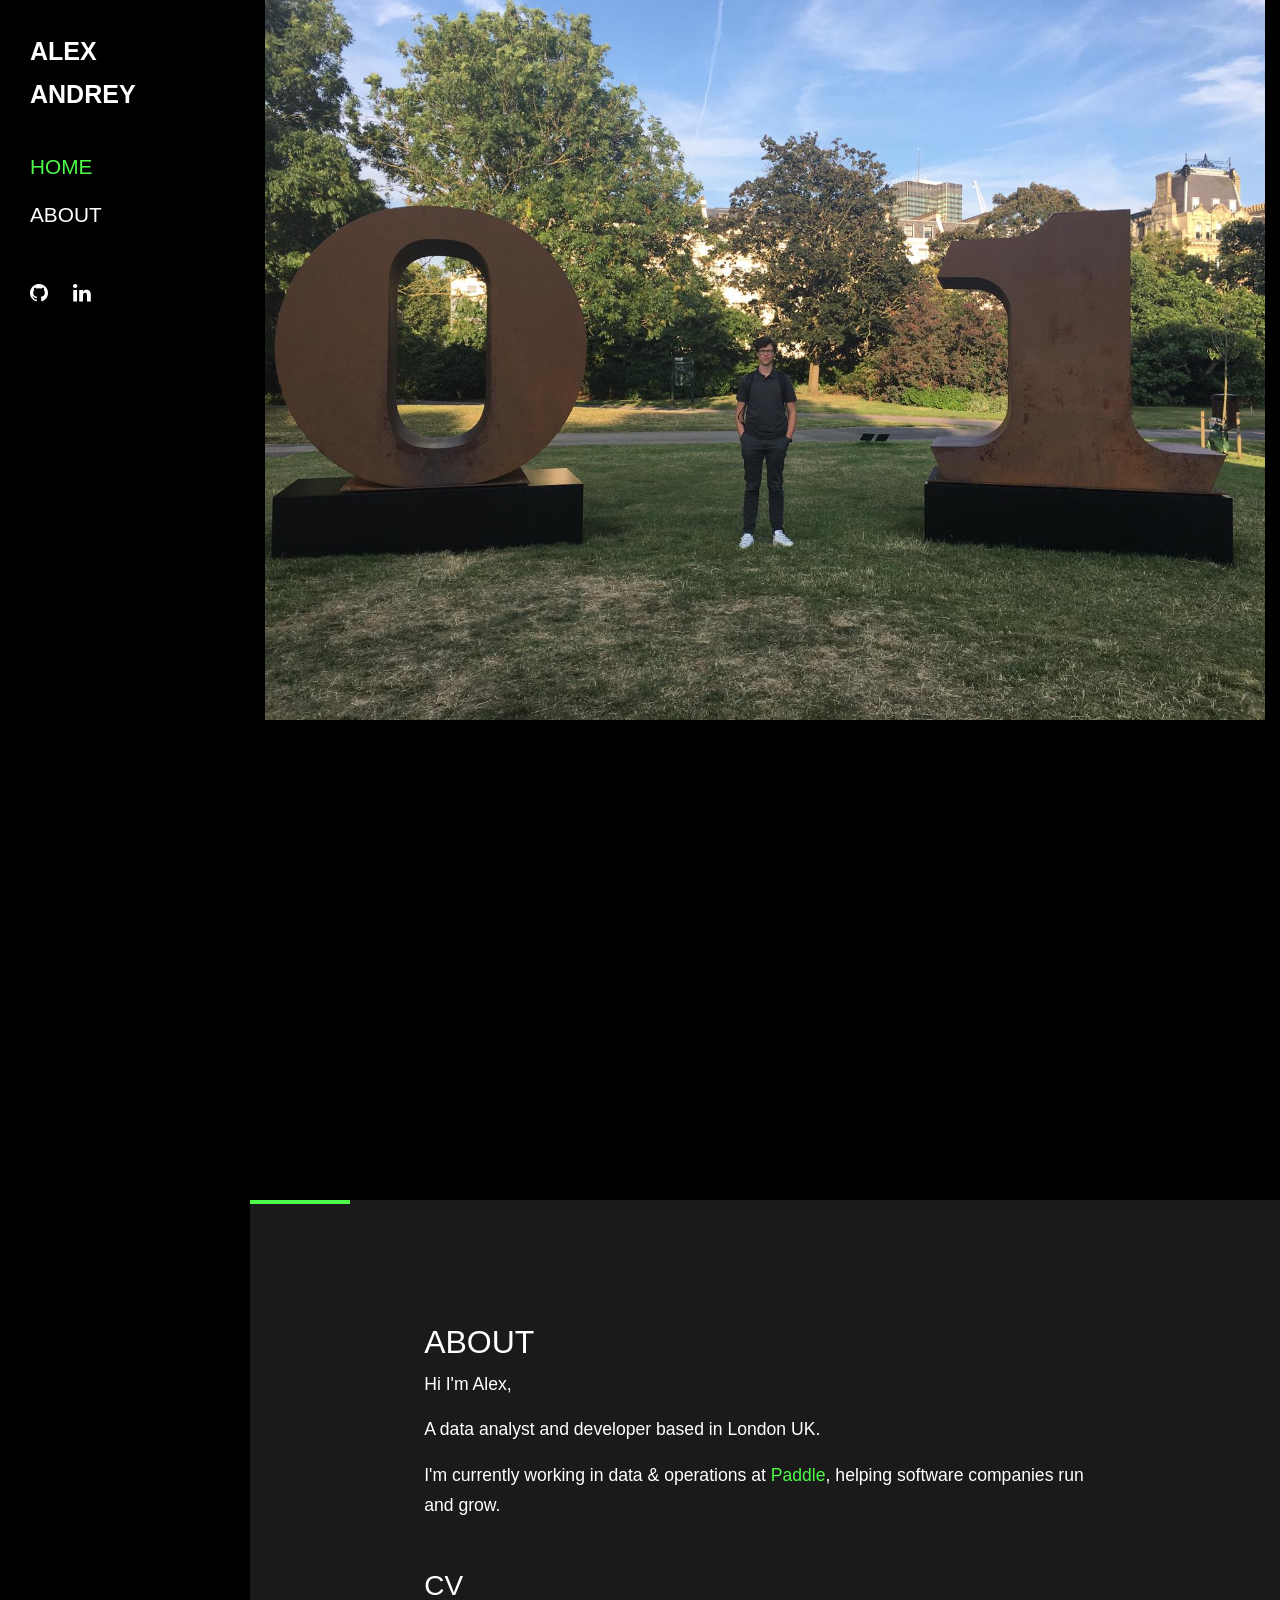
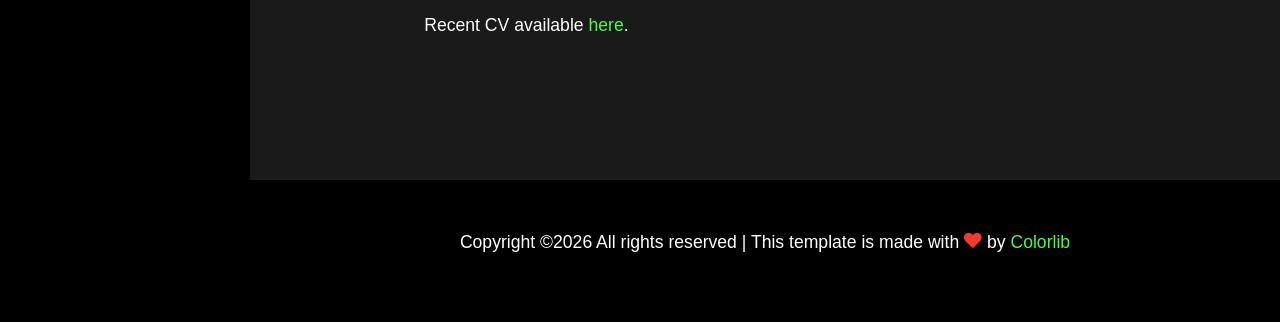
<file: index.html>
<!DOCTYPE html>
<html lang="en">
  <head>
    
  <!-- Global site tag (gtag.js) - Google Analytics -->
  <script async src="https://www.googletagmanager.com/gtag/js?id=UA-168881771-1"></script>
  <script>
    window.dataLayer = window.dataLayer || [];
    function gtag(){dataLayer.push(arguments);}
    gtag('js', new Date());

    gtag('config', 'UA-168881771-1');
  </script>

    <title>Alex Andrey</title>
    <meta charset="utf-8">
    <meta name="viewport" content="width=device-width, initial-scale=1, shrink-to-fit=no">
  
    <link href="https://fonts.googleapis.com/css?family=Quicksand:300,400,500,700,900|Oswald:400,700" rel="stylesheet">
    
    <link rel="stylesheet" href="fonts/icomoon/style.css">

    <link rel="stylesheet" href="css/bootstrap.min.css">
    <link rel="stylesheet" href="css/magnific-popup.css">
    <link rel="stylesheet" href="css/jquery-ui.css">
    <!-- <link rel="stylesheet" href="css/owl.carousel.min.css"> -->
    <link rel="stylesheet" href="css/owl.theme.default.min.css">

    <link rel="stylesheet" href="css/bootstrap-datepicker.css">

    <link rel="stylesheet" href="fonts/flaticon/font/flaticon.css">

    <link rel="stylesheet" href="css/aos.css">
    <link rel="stylesheet" href="css/fancybox.min.css">

    <link rel="stylesheet" href="css/style.css">

  </head>
  <body data-spy="scroll" data-target=".site-navbar-target" data-offset="200">
  

  <div class="site-wrap">

  <div class="site-mobile-menu site-navbar-target">
    <div class="site-mobile-menu-header">
      <div class="site-mobile-menu-close mt-3">
        <span class="icon-close2 js-menu-toggle"></span>
      </div>
    </div>
    <div class="site-mobile-menu-body"></div>
  </div>

  <header class="header-bar d-flex d-lg-block align-items-center site-navbar-target" data-aos="fade-right">
    <div class="site-logo">
      <a href="index.html">Alex <br/>Andrey</a>
    </div>
    
    <div class="d-inline-block d-lg-none ml-md-0 ml-auto py-3" style="position: relative; top: 3px;"><a href="#" class="site-menu-toggle js-menu-toggle text-white"><span class="icon-menu h3"></span></a></div>

    <div class="main-menu">
      <ul class="js-clone-nav">
        <li><a href="#section-home" class="nav-link">Home</a></li>
        <li><a href="#section-about" class="nav-link">About</a></li>
        <!-- <li><a href="#section-projects" class="nav-link">Projects</a></li> -->
        <!-- <li><a href="music.html" class="nav-link">Music</a></li> -->
      </ul>
      <ul class="social js-clone-nav">
        <li><a href="https://github.com/alex-andrey"><span class="icon-github"></span></a></li>
        <li><a href="https://linkedin.com/in/alex-andrey-402"><span class="icon-linkedin"></span></a></li>
      </ul>
    </div>
  </header> 

  <main class="main-content">
    <section class="site-section-hero bg-image img-fluid" style="background-image: url('images/me_large.JPG')" data-stellar-background-ratio="0.4" id="section-home">
        <div class="row justify-content-center align-items-center">
        </div>
      </section>


      <section class="site-section darken-bg" id="section-about">
        <div class="container">
          <div class="row justify-content-center">
            <div class="col-md-8">

              <h2 class="heading text-uppercase text-white" style="font-size: 2rem;">About</h2>
              <!-- <figure class="mb-5"><img src="images/me.JPG" alt="Image" class="img-fluid w-50 rounded"></figure> -->
              <!-- <div data-aos="fade-up"  data-aos-delay="0"> -->
              <p>Hi I'm Alex,</p>
              <p>A data analyst and developer based in London UK.</p>
              <p>I'm currently working in data & operations at <a href="https://paddle.com/">Paddle</a>, helping software companies run and grow</a>.</p>

              <h3 class="text-white mt-5">CV</h3>
              <p>Recent CV available <a href="https://drive.google.com/file/d/11PUI2QkSZpxab9soH6qQWE35Y_qlcbMp/view?usp=sharing">here</a>.</p>


              <!-- <h3 class="text-white mt-5">Contact</h3>
              <p><a href="#">Drop me an email</a>.</p> -->



              <!-- </div> -->
            </div>
          </div>
        </div>
      </section>




      <!-- <section class="site-section" id="section-projects">
        <div class="container">
          <div class="row justify-content-center">
            <div class="col-md-8">
              <div class="row">
                <h2 class="heading text-uppercase text-white"  data-aos="fade-up">Projects</h2>

                <div class="col-md-12 mb-4" data-aos="fade-up">
                  <div class="d-md-flex d-block blog-entry align-items-start">
                    <div>
                      <h2 class="mt-0 mb-2"><a href="https://github.com/alex-andrey">Alex GitHub project 1</a></h2>
                      <p>Description of cool project</p>
                    </div>
                  </div>
                </div>

                <div class="col-md-12 mb-4" data-aos="fade-up">
                  <div class="d-md-flex d-block blog-entry align-items-start">
                    <div>
                      <h2 class="mt-0 mb-2"><a href="https://github.com/alex-andrey">Alex GitHub project 2</a></h2>
                      <p>Description of cool project</p>
                    </div>
                  </div>
                </div>


              </div>
            </div>
          </div>
        </div>
      </section> -->



      <div class="row justify-content-center">
        <div class="col-md-12 text-center py-5">
          <p>
            <!-- Link back to Colorlib can't be removed. Template is licensed under CC BY 3.0. -->
            Copyright &copy;<script>document.write(new Date().getFullYear());</script> All rights reserved | This template is made with <i class="icon-heart text-danger" aria-hidden="true"></i> by <a href="https://colorlib.com" target="_blank" >Colorlib</a>
            <!-- Link back to Colorlib can't be removed. Template is licensed under CC BY 3.0. -->
            </p>
        </div>
      </div>
    </div>
  </main>

</div> <!-- .site-wrap -->

  <script src="js/jquery-3.3.1.min.js"></script>
  <script src="js/jquery-migrate-3.0.1.min.js"></script>
  <script src="js/jquery.easing.1.3.js"></script>
  <script src="js/jquery-ui.js"></script>
  <script src="js/popper.min.js"></script>
  <script src="js/bootstrap.min.js"></script>
  <script src="js/owl.carousel.min.js"></script>
  <script src="js/jquery.stellar.min.js"></script>
  <script src="js/jquery.countdown.min.js"></script>
  <script src="js/jquery.magnific-popup.min.js"></script>
  <script src="js/bootstrap-datepicker.min.js"></script>
  <script src="js/aos.js"></script>
  

  <script src="js/jquery.fancybox.min.js"></script>

  <script src="js/main.js"></script>
    
  </body>
</html>
</file>
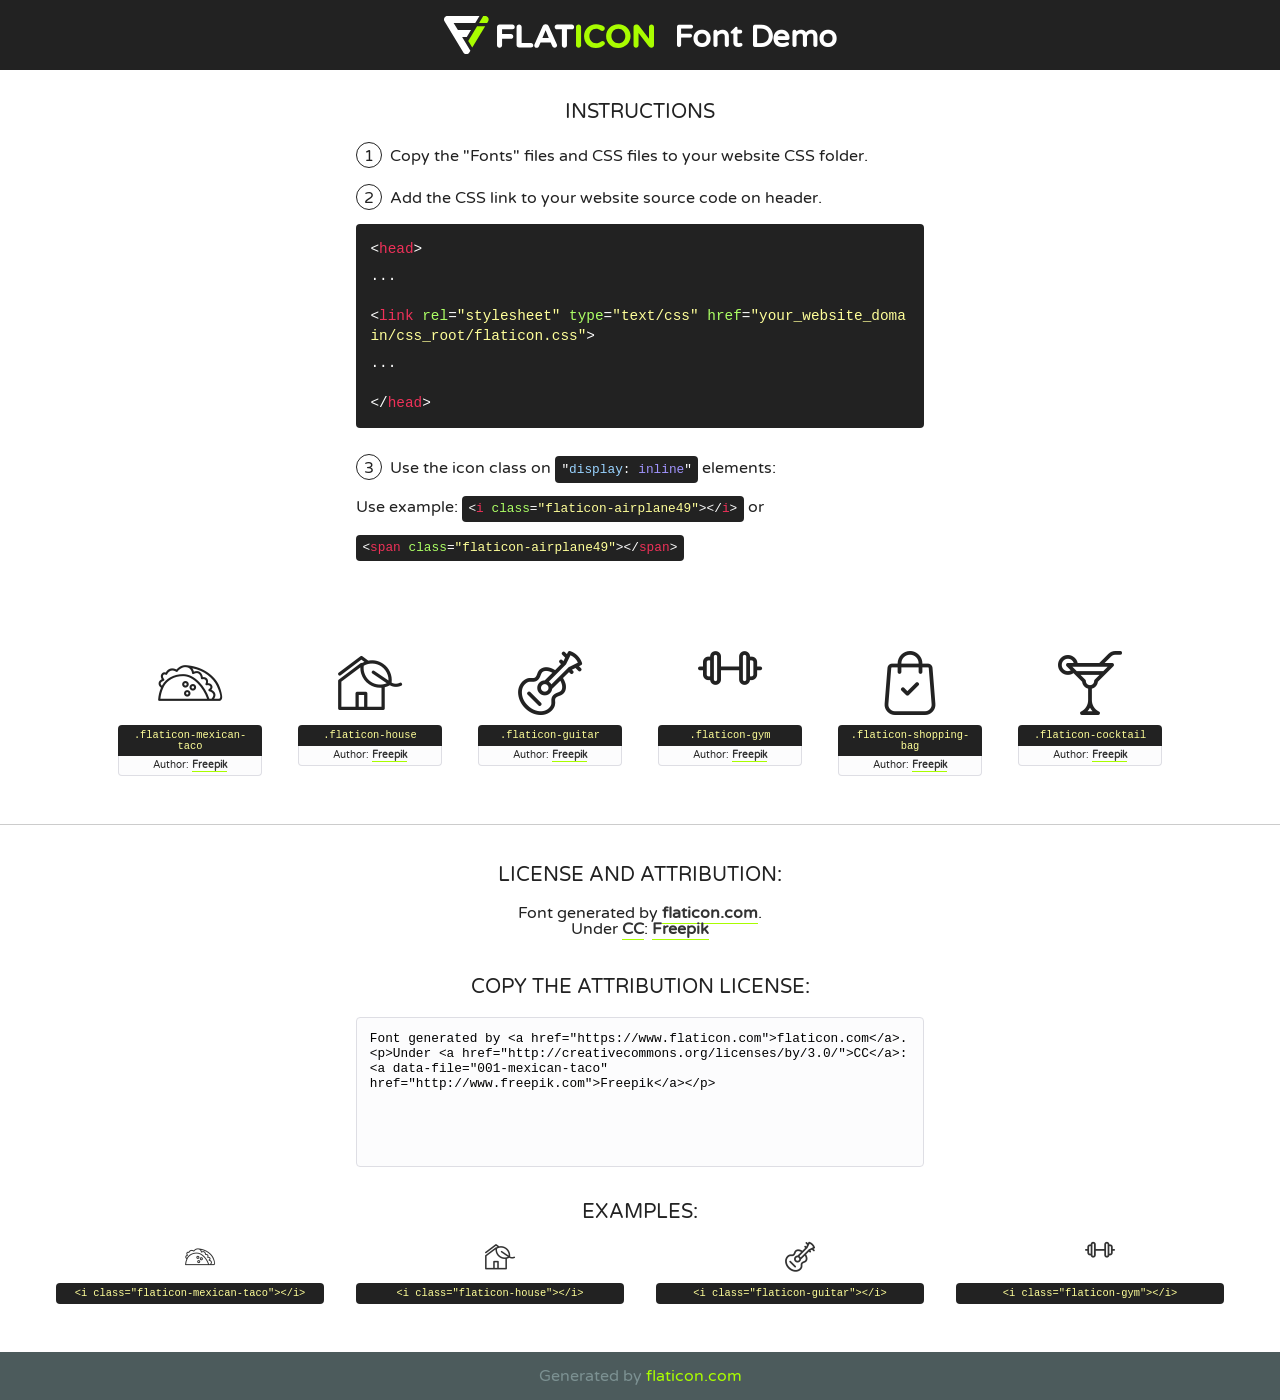
<file: fonts/flaticon/font/flaticon.html>
<!DOCTYPE html>
<!--
  Flaticon icon font: Flaticon
  Creation date: 11/02/2019 11:47
-->
<html>
<!DOCTYPE html>
<html>

<head>
    <title>Flaticon WebFont</title>
    <link href="http://fonts.googleapis.com/css?family=Varela+Round" rel="stylesheet" type="text/css" />
    <link rel="stylesheet" type="text/css" href="flaticon.css">
    <meta charset="UTF-8">
    <style>
    html, body, div, span, applet, object, iframe,
    h1, h2, h3, h4, h5, h6, p, blockquote, pre,
    a, abbr, acronym, address, big, cite, code,
    del, dfn, em, img, ins, kbd, q, s, samp,
    small, strike, strong, sub, sup, tt, var,
    b, u, i, center,
    dl, dt, dd, ol, ul, li,
    fieldset, form, label, legend,
    table, caption, tbody, tfoot, thead, tr, th, td,
    article, aside, canvas, details, embed, 
    figure, figcaption, footer, header, hgroup, 
    menu, nav, output, ruby, section, summary,
    time, mark, audio, video {
        margin: 0;
        padding: 0;
        border: 0;
        font-size: 100%;
        font: inherit;
        vertical-align: baseline;
    }
    /* HTML5 display-role reset for older browsers */
    article, aside, details, figcaption, figure, 
    footer, header, hgroup, menu, nav, section {
        display: block;
    }
    body {
        line-height: 1;
    }
    ol, ul {
        list-style: none;
    }
    blockquote, q {
        quotes: none;
    }
    blockquote:before, blockquote:after,
    q:before, q:after {
        content: '';
        content: none;
    }
    table {
        border-collapse: collapse;
        border-spacing: 0;
    }
    body {
        font-family: 'Varela Round', Helvetica, Arial, sans-serif;
        font-size: 16px;
        color: #222;
    }
    a {
        color: #333;
        border-bottom: 1px solid #a9fd00;
        font-weight: bold;
        text-decoration: none;
    }
    * {
        -moz-box-sizing: border-box;
        -webkit-box-sizing: border-box;
        box-sizing: border-box;
        margin: 0;
        padding: 0;
    }
    [class^="flaticon-"]:before, [class*=" flaticon-"]:before, [class^="flaticon-"]:after, [class*=" flaticon-"]:after {
        font-family: Flaticon;
        font-size: 30px;
        font-style: normal;
        margin-left: 20px;
        color: #333;
    }
    .wrapper {
        max-width: 600px;
        margin: auto;
        padding: 0 1em;
    }
    .title {
        font-size: 1.25em;
        text-align: center;
        margin-bottom: 1em;
        text-transform: uppercase;
    }
    header {
        text-align: center;
        background-color: #222;
        color: #fff;
        padding: 1em;
    }
    header .logo {
        width: 210px;
        height: 38px;
        display: inline-block;
        vertical-align: middle;
        margin-right: 1em;
        border: none;
    }
    header strong {
        font-size: 1.95em;
        font-weight: bold;
        vertical-align: middle;
        margin-top: 5px;
        display: inline-block;
    }
    .demo {
        margin: 2em auto;
        line-height: 1.25em;
    }
    .demo ul li {
        margin-bottom: 1em;
    }
    .demo ul li .num {
        color: #222;
        border-radius: 20px;
        display: inline-block;
        width: 26px;
        padding: 3px;
        height: 26px;
        text-align: center;
        margin-right: 0.5em;
        border: 1px solid #222;
    }
    .demo ul li code {
        background-color: #222;
        border-radius: 4px;
        padding: 0.25em 0.5em;
        display: inline-block;
        color: #fff;
        font-family: Consolas,Monaco,Lucida Console,Liberation Mono,DejaVu Sans Mono,Bitstream Vera Sans Mono,Courier New, monospace;
        font-weight: lighter;
        margin-top: 1em;
        font-size: 0.8em;
        word-break: break-all;
    }
    .demo ul li code.big {
        padding: 1em;
        font-size: 0.9em;
    }
    .demo ul li code .red {
        color: #EF3159;
    }
    .demo ul li code .green {
        color: #ACFF65;
    }
    .demo ul li code .yellow {
        color: #FFFF99;
    }
    .demo ul li code .blue {
        color: #99D3FF;
    }
    .demo ul li code .purple {
        color: #A295FF;
    }
    .demo ul li code .dots {
        margin-top: 0.5em;
        display: block;
    }
    #glyphs {
        border-bottom: 1px solid #ccc;
        padding: 2em 0;
        text-align: center;
    }
    .glyph {
        display: inline-block;
        width: 9em;
        margin: 1em;
        text-align: center;
        vertical-align: top;
        background: #FFF;
    }
    .glyph .glyph-icon {
        padding: 10px;
        display: block;
        font-family:"Flaticon";
        font-size: 64px;
        line-height: 1;
    }
    .glyph .glyph-icon:before {
        font-size: 64px;
        color: #222;
        margin-left: 0;
    }
    .class-name {
        font-size: 0.65em;
        background-color: #222;
        color: #fff;
        border-radius: 4px 4px 0 0;
        padding: 0.5em;
        color: #FFFF99;
        font-family: Consolas,Monaco,Lucida Console,Liberation Mono,DejaVu Sans Mono,Bitstream Vera Sans Mono,Courier New, monospace;
    }
    .author-name {
        font-size: 0.6em;
        background-color: #fcfcfd;
        border: 1px solid #DEDEE4;
        border-top: 0;
        border-radius: 0 0 4px 4px;
        padding: 0.5em;
    }
    .class-name:last-child {
        font-size: 10px;
        color:#888;
    }
    .class-name:last-child a {
        font-size: 10px;
        color:#555;
    }
    .class-name:last-child a:hover {
        color:#a9fd00;
    }
    .glyph > input {
        display: block;
        width: 100px;
        margin: 5px auto;
        text-align: center;
        font-size: 12px;
        cursor: text;
    }
    .glyph > input.icon-input {
        font-family:"Flaticon";
        font-size: 16px;
        margin-bottom: 10px;
    }
    .attribution .title {
        margin-top: 2em;
    }
    .attribution textarea {
        background-color: #fcfcfd;
        padding: 1em;
        border: none;
        box-shadow: none;
        border: 1px solid #DEDEE4;
        border-radius: 4px;
        resize: none;
        width: 100%;
        height: 150px;
        font-size: 0.8em;
        font-family: Consolas,Monaco,Lucida Console,Liberation Mono,DejaVu Sans Mono,Bitstream Vera Sans Mono,Courier New, monospace;
        -webkit-appearance: none;
    }
    .iconsuse {
        margin: 2em auto;
        text-align: center;
        max-width: 1200px;
    }
    .iconsuse:after {
        content: '';
        display: table;
        clear: both;
    }
    .iconsuse .image {
        float: left;
        width: 25%;
        padding: 0 1em;
    }
    .iconsuse .image p {
        margin-bottom: 1em;
    }
    .iconsuse .image span {
        display: block;
        font-size: 0.65em;
        background-color: #222;
        color: #fff;
        border-radius: 4px;
        padding: 0.5em;
        color: #FFFF99;
        margin-top: 1em;
        font-family: Consolas,Monaco,Lucida Console,Liberation Mono,DejaVu Sans Mono,Bitstream Vera Sans Mono,Courier New, monospace;
    }
    #footer {
        text-align: center;
        background-color: #4C5B5C;
        color: #7c9192;
        padding: 1em;
    }
    #footer a {
        border: none;
        color: #a9fd00;
        font-weight: normal;
    }
    @media (max-width: 960px) {
        .iconsuse .image {
            width: 50%;
        }
    }
    @media (max-width: 560px) {
        .iconsuse .image {
            width: 100%;
        }
    }
    </style>
</head>

<body class="characters-off">

    <header>
        <a href="https://www.flaticon.com" target="_blank" class="logo">
            <svg version="1.1" xmlns="http://www.w3.org/2000/svg" xmlns:xlink="http://www.w3.org/1999/xlink" xmlns:a="http://ns.adobe.com/AdobeSVGViewerExtensions/3.0/" viewBox="0 0 560.875 102.036" enable-background="new 0 0 560.875 102.036" xml:space="preserve">
                <defs>
                </defs>
                <g>
                    <g class="letters">
                        <path fill="#ffffff" d="M141.596,29.675c0-3.777,2.985-6.767,6.764-6.767h34.438c3.426,0,6.15,2.728,6.15,6.15
                        c0,3.43-2.724,6.149-6.15,6.149h-27.674v13.091h23.719c3.429,0,6.151,2.724,6.151,6.15c0,3.43-2.723,6.149-6.151,6.149h-23.719
                        v17.574c0,3.773-2.986,6.761-6.764,6.761c-3.779,0-6.764-2.989-6.764-6.761V29.675z"></path>
                        <path fill="#ffffff" d="M193.844,29.149c0-3.781,2.985-6.767,6.764-6.767c3.776,0,6.763,2.985,6.763,6.767v42.957h25.039
                        c3.426,0,6.149,2.726,6.149,6.153c0,3.425-2.723,6.15-6.149,6.15h-31.802c-3.779,0-6.764-2.986-6.764-6.768V29.149z"></path>
                        <path fill="#ffffff" d="M241.891,75.71l21.438-48.407c1.492-3.341,4.215-5.357,7.906-5.357h0.792
                        c3.686,0,6.323,2.017,7.815,5.357l21.439,48.407c0.436,0.967,0.701,1.845,0.701,2.723c0,3.602-2.809,6.501-6.414,6.501
                        c-3.161,0-5.269-1.845-6.499-4.655l-4.132-9.661h-27.059l-4.301,10.102c-1.144,2.631-3.426,4.214-6.237,4.214
                        c-3.517,0-6.24-2.81-6.24-6.325C241.1,77.64,241.451,76.677,241.891,75.71z M279.932,58.666l-8.521-20.297l-8.526,20.297H279.932
                        z"></path>
                        <path fill="#ffffff" d="M314.864,35.387H301.86c-3.429,0-6.239-2.813-6.239-6.238c0-3.429,2.811-6.24,6.239-6.24h39.533
                        c3.426,0,6.237,2.811,6.237,6.24c0,3.425-2.811,6.238-6.237,6.238h-13.001v42.785c0,3.773-2.99,6.761-6.764,6.761
                        c-3.779,0-6.764-2.989-6.764-6.761V35.387z"></path>
                        <path fill="#A9FD00" d="M352.615,29.149c0-3.781,2.985-6.767,6.767-6.767c3.774,0,6.761,2.985,6.761,6.767v49.024
                        c0,3.773-2.987,6.761-6.761,6.761c-3.781,0-6.767-2.989-6.767-6.761V29.149z"></path>
                        <path fill="#A9FD00" d="M374.132,53.836v-0.179c0-17.481,13.178-31.801,32.065-31.801c9.22,0,15.459,2.458,20.557,6.238
                        c1.402,1.054,2.637,2.985,2.637,5.357c0,3.692-2.985,6.59-6.681,6.59c-1.845,0-3.071-0.702-4.044-1.319
                        c-3.776-2.813-7.729-4.393-12.562-4.393c-10.364,0-17.831,8.611-17.831,19.154v0.173c0,10.542,7.291,19.329,17.831,19.329
                        c5.715,0,9.492-1.756,13.359-4.834c1.049-0.874,2.458-1.491,4.039-1.491c3.429,0,6.325,2.813,6.325,6.236
                        c0,2.106-1.056,3.78-2.282,4.834c-5.539,4.834-12.036,7.733-21.878,7.733C387.572,85.464,374.132,71.493,374.132,53.836z"></path>
                        <path fill="#A9FD00" d="M433.009,53.836v-0.179c0-17.481,13.79-31.801,32.766-31.801c18.981,0,32.592,14.143,32.592,31.628v0.173
                        c0,17.483-13.785,31.807-32.769,31.807C446.625,85.464,433.009,71.32,433.009,53.836z M484.224,53.836v-0.179
                        c0-10.539-7.725-19.326-18.626-19.326c-10.893,0-18.449,8.611-18.449,19.154v0.173c0,10.542,7.73,19.329,18.626,19.329
                        C476.676,72.986,484.224,64.378,484.224,53.836z"></path>
                        <path fill="#A9FD00" d="M506.233,29.321c0-3.774,2.99-6.763,6.767-6.763h1.401c3.252,0,5.183,1.583,7.029,3.953l26.093,34.265
                        V29.059c0-3.692,2.99-6.677,6.681-6.677c3.683,0,6.671,2.985,6.671,6.677v48.934c0,3.78-2.987,6.765-6.764,6.765h-0.436
                        c-3.257,0-5.188-1.581-7.034-3.953l-27.056-35.492v32.944c0,3.687-2.985,6.676-6.678,6.676c-3.683,0-6.673-2.989-6.673-6.676
                        V29.321z"></path>
                    </g>
                    <g class="insignia">
                        <path fill="#ffffff" d="M48.372,56.137h12.517l11.156-18.537H37.186L25.688,18.539h57.825L94.668,0H9.271
                        C5.925,0,2.842,1.801,1.198,4.716c-1.644,2.907-1.593,6.482,0.134,9.343l50.38,83.501c1.678,2.781,4.689,4.476,7.938,4.476
                        c3.246,0,6.257-1.695,7.935-4.476l2.898-4.804L48.372,56.137z"></path>
                        <g class="i">
                            <path fill="#A9FD00" d="M93.575,18.539h0.031v0.004l21.652,0.004l2.705-4.488c1.727-2.861,1.778-6.436,0.133-9.343
                            C116.454,1.801,113.371,0,110.026,0h-5.294L93.575,18.539z"></path>
                            <polygon fill="#A9FD00" points="88.291,27.356 64.725,66.486 75.519,84.404 109.942,27.356"></polygon>
                        </g>
                    </g>
                </g>
            </svg>
        </a>
        <strong>Font Demo</strong>
    </header>


    <section class="demo wrapper">

        <p class="title">Instructions</p>

        <ul>
            <li>
                <span class="num">1</span>Copy the "Fonts" files and CSS files to your website CSS folder.
            </li>
            <li>
                <span class="num">2</span>Add the CSS link to your website source code on header.
                <code class="big">
                    &lt;<span class="red">head</span>&gt;
                    <br/><span class="dots">...</span>
                    <br/>&lt;<span class="red">link</span> <span class="green">rel</span>=<span class="yellow">"stylesheet"</span> <span class="green">type</span>=<span class="yellow">"text/css"</span> <span class="green">href</span>=<span class="yellow">"your_website_domain/css_root/flaticon.css"</span>&gt;
                    <br/><span class="dots">...</span>
                    <br/>&lt;/<span class="red">head</span>&gt;
                </code>
            </li>

            <li>
                <p>
                    <span class="num">3</span>Use the icon class on <code>"<span class="blue">display</span>:<span class="purple"> inline</span>"</code> elements:
                    <br />
                    Use example: <code>&lt;<span class="red">i</span> <span class="green">class</span>=<span class="yellow">&quot;flaticon-airplane49&quot;</span>&gt;&lt;/<span class="red">i</span>&gt;</code> or <code>&lt;<span class="red">span</span> <span class="green">class</span>=<span class="yellow">&quot;flaticon-airplane49&quot;</span>&gt;&lt;/<span class="red">span</span>&gt;</code>
            </li>
        </ul>

    </section>




   <section id="glyphs">          
    
      
        <div class="glyph"><div class="glyph-icon flaticon-mexican-taco"></div>
            <div class="class-name">.flaticon-mexican-taco</div>
            <div class="author-name">Author: <a data-file="001-mexican-taco" href="http://www.freepik.com">Freepik</a> </div> 
        </div>        
        
        <div class="glyph"><div class="glyph-icon flaticon-house"></div>
            <div class="class-name">.flaticon-house</div>
            <div class="author-name">Author: <a data-file="002-house" href="http://www.freepik.com">Freepik</a> </div> 
        </div>        
        
        <div class="glyph"><div class="glyph-icon flaticon-guitar"></div>
            <div class="class-name">.flaticon-guitar</div>
            <div class="author-name">Author: <a data-file="003-guitar" href="http://www.freepik.com">Freepik</a> </div> 
        </div>        
        
        <div class="glyph"><div class="glyph-icon flaticon-gym"></div>
            <div class="class-name">.flaticon-gym</div>
            <div class="author-name">Author: <a data-file="004-gym" href="http://www.freepik.com">Freepik</a> </div> 
        </div>        
        
        <div class="glyph"><div class="glyph-icon flaticon-shopping-bag"></div>
            <div class="class-name">.flaticon-shopping-bag</div>
            <div class="author-name">Author: <a data-file="005-shopping-bag" href="http://www.freepik.com">Freepik</a> </div> 
        </div>        
        
        <div class="glyph"><div class="glyph-icon flaticon-cocktail"></div>
            <div class="class-name">.flaticon-cocktail</div>
            <div class="author-name">Author: <a data-file="006-cocktail" href="http://www.freepik.com">Freepik</a> </div> 
        </div>        
        

    </section>



    <section class="attribution wrapper"   style="text-align:center;">

      <div class="title">License and attribution:</div><div class="attrDiv">Font generated by <a href="https://www.flaticon.com">flaticon.com</a>. <div><p>Under <a href="http://creativecommons.org/licenses/by/3.0/">CC</a>: <a data-file="001-mexican-taco" href="http://www.freepik.com">Freepik</a></p>  </div>
      </div>
      <div class="title">Copy the Attribution License:</div>

    <textarea onclick="this.focus();this.select();">Font generated by &lt;a href=&quot;https://www.flaticon.com&quot;&gt;flaticon.com&lt;/a&gt;. <p>Under <a href="http://creativecommons.org/licenses/by/3.0/">CC</a>: <a data-file="001-mexican-taco" href="http://www.freepik.com">Freepik</a></p>  
     </textarea>

    </section>

    <section class="iconsuse">

          <div class="title">Examples:</div>            
             
            <div class="image">
                <p>
                    <i class="glyph-icon flaticon-mexican-taco"></i> 
                    <span>&lt;i class=&quot;flaticon-mexican-taco&quot;&gt;&lt;/i&gt;</span>
                </p>
            </div>
            
            <div class="image">
                <p>
                    <i class="glyph-icon flaticon-house"></i> 
                    <span>&lt;i class=&quot;flaticon-house&quot;&gt;&lt;/i&gt;</span>
                </p>
            </div>
            
            <div class="image">
                <p>
                    <i class="glyph-icon flaticon-guitar"></i> 
                    <span>&lt;i class=&quot;flaticon-guitar&quot;&gt;&lt;/i&gt;</span>
                </p>
            </div>
            
            <div class="image">
                <p>
                    <i class="glyph-icon flaticon-gym"></i> 
                    <span>&lt;i class=&quot;flaticon-gym&quot;&gt;&lt;/i&gt;</span>
                </p>
            </div>
                       
        </div>
                            
    </section>

<div id="footer">
    <div>Generated by <a href="https://www.flaticon.com">flaticon.com</a>
    </div>
</div>



</body>
</html>
</file>
<file: fonts/icomoon/style.css>
@font-face {
  font-family: 'icomoon';
  src:  url('fonts/icomoon.eot?10si43');
  src:  url('fonts/icomoon.eot?10si43#iefix') format('embedded-opentype'),
    url('fonts/icomoon.ttf?10si43') format('truetype'),
    url('fonts/icomoon.woff?10si43') format('woff'),
    url('fonts/icomoon.svg?10si43#icomoon') format('svg');
  font-weight: normal;
  font-style: normal;
}

[class^="icon-"], [class*=" icon-"] {
  /* use !important to prevent issues with browser extensions that change fonts */
  font-family: 'icomoon' !important;
  speak: none;
  font-style: normal;
  font-weight: normal;
  font-variant: normal;
  text-transform: none;
  line-height: 1;

  /* Better Font Rendering =========== */
  -webkit-font-smoothing: antialiased;
  -moz-osx-font-smoothing: grayscale;
}

.icon-asterisk:before {
  content: "\f069";
}
.icon-plus:before {
  content: "\f067";
}
.icon-question:before {
  content: "\f128";
}
.icon-minus:before {
  content: "\f068";
}
.icon-glass:before {
  content: "\f000";
}
.icon-music:before {
  content: "\f001";
}
.icon-search:before {
  content: "\f002";
}
.icon-envelope-o:before {
  content: "\f003";
}
.icon-heart:before {
  content: "\f004";
}
.icon-star:before {
  content: "\f005";
}
.icon-star-o:before {
  content: "\f006";
}
.icon-user:before {
  content: "\f007";
}
.icon-film:before {
  content: "\f008";
}
.icon-th-large:before {
  content: "\f009";
}
.icon-th:before {
  content: "\f00a";
}
.icon-th-list:before {
  content: "\f00b";
}
.icon-check:before {
  content: "\f00c";
}
.icon-close:before {
  content: "\f00d";
}
.icon-remove:before {
  content: "\f00d";
}
.icon-times:before {
  content: "\f00d";
}
.icon-search-plus:before {
  content: "\f00e";
}
.icon-search-minus:before {
  content: "\f010";
}
.icon-power-off:before {
  content: "\f011";
}
.icon-signal:before {
  content: "\f012";
}
.icon-cog:before {
  content: "\f013";
}
.icon-gear:before {
  content: "\f013";
}
.icon-trash-o:before {
  content: "\f014";
}
.icon-home:before {
  content: "\f015";
}
.icon-file-o:before {
  content: "\f016";
}
.icon-clock-o:before {
  content: "\f017";
}
.icon-road:before {
  content: "\f018";
}
.icon-download:before {
  content: "\f019";
}
.icon-arrow-circle-o-down:before {
  content: "\f01a";
}
.icon-arrow-circle-o-up:before {
  content: "\f01b";
}
.icon-inbox:before {
  content: "\f01c";
}
.icon-play-circle-o:before {
  content: "\f01d";
}
.icon-repeat:before {
  content: "\f01e";
}
.icon-rotate-right:before {
  content: "\f01e";
}
.icon-refresh:before {
  content: "\f021";
}
.icon-list-alt:before {
  content: "\f022";
}
.icon-lock:before {
  content: "\f023";
}
.icon-flag:before {
  content: "\f024";
}
.icon-headphones:before {
  content: "\f025";
}
.icon-volume-off:before {
  content: "\f026";
}
.icon-volume-down:before {
  content: "\f027";
}
.icon-volume-up:before {
  content: "\f028";
}
.icon-qrcode:before {
  content: "\f029";
}
.icon-barcode:before {
  content: "\f02a";
}
.icon-tag:before {
  content: "\f02b";
}
.icon-tags:before {
  content: "\f02c";
}
.icon-book:before {
  content: "\f02d";
}
.icon-bookmark:before {
  content: "\f02e";
}
.icon-print:before {
  content: "\f02f";
}
.icon-camera:before {
  content: "\f030";
}
.icon-font:before {
  content: "\f031";
}
.icon-bold:before {
  content: "\f032";
}
.icon-italic:before {
  content: "\f033";
}
.icon-text-height:before {
  content: "\f034";
}
.icon-text-width:before {
  content: "\f035";
}
.icon-align-left:before {
  content: "\f036";
}
.icon-align-center:before {
  content: "\f037";
}
.icon-align-right:before {
  content: "\f038";
}
.icon-align-justify:before {
  content: "\f039";
}
.icon-list:before {
  content: "\f03a";
}
.icon-dedent:before {
  content: "\f03b";
}
.icon-outdent:before {
  content: "\f03b";
}
.icon-indent:before {
  content: "\f03c";
}
.icon-video-camera:before {
  content: "\f03d";
}
.icon-image:before {
  content: "\f03e";
}
.icon-photo:before {
  content: "\f03e";
}
.icon-picture-o:before {
  content: "\f03e";
}
.icon-pencil:before {
  content: "\f040";
}
.icon-map-marker:before {
  content: "\f041";
}
.icon-adjust:before {
  content: "\f042";
}
.icon-tint:before {
  content: "\f043";
}
.icon-edit:before {
  content: "\f044";
}
.icon-pencil-square-o:before {
  content: "\f044";
}
.icon-share-square-o:before {
  content: "\f045";
}
.icon-check-square-o:before {
  content: "\f046";
}
.icon-arrows:before {
  content: "\f047";
}
.icon-step-backward:before {
  content: "\f048";
}
.icon-fast-backward:before {
  content: "\f049";
}
.icon-backward:before {
  content: "\f04a";
}
.icon-play:before {
  content: "\f04b";
}
.icon-pause:before {
  content: "\f04c";
}
.icon-stop:before {
  content: "\f04d";
}
.icon-forward:before {
  content: "\f04e";
}
.icon-fast-forward:before {
  content: "\f050";
}
.icon-step-forward:before {
  content: "\f051";
}
.icon-eject:before {
  content: "\f052";
}
.icon-chevron-left:before {
  content: "\f053";
}
.icon-chevron-right:before {
  content: "\f054";
}
.icon-plus-circle:before {
  content: "\f055";
}
.icon-minus-circle:before {
  content: "\f056";
}
.icon-times-circle:before {
  content: "\f057";
}
.icon-check-circle:before {
  content: "\f058";
}
.icon-question-circle:before {
  content: "\f059";
}
.icon-info-circle:before {
  content: "\f05a";
}
.icon-crosshairs:before {
  content: "\f05b";
}
.icon-times-circle-o:before {
  content: "\f05c";
}
.icon-check-circle-o:before {
  content: "\f05d";
}
.icon-ban:before {
  content: "\f05e";
}
.icon-arrow-left:before {
  content: "\f060";
}
.icon-arrow-right:before {
  content: "\f061";
}
.icon-arrow-up:before {
  content: "\f062";
}
.icon-arrow-down:before {
  content: "\f063";
}
.icon-mail-forward:before {
  content: "\f064";
}
.icon-share:before {
  content: "\f064";
}
.icon-expand:before {
  content: "\f065";
}
.icon-compress:before {
  content: "\f066";
}
.icon-exclamation-circle:before {
  content: "\f06a";
}
.icon-gift:before {
  content: "\f06b";
}
.icon-leaf:before {
  content: "\f06c";
}
.icon-fire:before {
  content: "\f06d";
}
.icon-eye:before {
  content: "\f06e";
}
.icon-eye-slash:before {
  content: "\f070";
}
.icon-exclamation-triangle:before {
  content: "\f071";
}
.icon-warning:before {
  content: "\f071";
}
.icon-plane:before {
  content: "\f072";
}
.icon-calendar:before {
  content: "\f073";
}
.icon-random:before {
  content: "\f074";
}
.icon-comment:before {
  content: "\f075";
}
.icon-magnet:before {
  content: "\f076";
}
.icon-chevron-up:before {
  content: "\f077";
}
.icon-chevron-down:before {
  content: "\f078";
}
.icon-retweet:before {
  content: "\f079";
}
.icon-shopping-cart:before {
  content: "\f07a";
}
.icon-folder:before {
  content: "\f07b";
}
.icon-folder-open:before {
  content: "\f07c";
}
.icon-arrows-v:before {
  content: "\f07d";
}
.icon-arrows-h:before {
  content: "\f07e";
}
.icon-bar-chart:before {
  content: "\f080";
}
.icon-bar-chart-o:before {
  content: "\f080";
}
.icon-twitter-square:before {
  content: "\f081";
}
.icon-facebook-square:before {
  content: "\f082";
}
.icon-camera-retro:before {
  content: "\f083";
}
.icon-key:before {
  content: "\f084";
}
.icon-cogs:before {
  content: "\f085";
}
.icon-gears:before {
  content: "\f085";
}
.icon-comments:before {
  content: "\f086";
}
.icon-thumbs-o-up:before {
  content: "\f087";
}
.icon-thumbs-o-down:before {
  content: "\f088";
}
.icon-star-half:before {
  content: "\f089";
}
.icon-heart-o:before {
  content: "\f08a";
}
.icon-sign-out:before {
  content: "\f08b";
}
.icon-linkedin-square:before {
  content: "\f08c";
}
.icon-thumb-tack:before {
  content: "\f08d";
}
.icon-external-link:before {
  content: "\f08e";
}
.icon-sign-in:before {
  content: "\f090";
}
.icon-trophy:before {
  content: "\f091";
}
.icon-github-square:before {
  content: "\f092";
}
.icon-upload:before {
  content: "\f093";
}
.icon-lemon-o:before {
  content: "\f094";
}
.icon-phone:before {
  content: "\f095";
}
.icon-square-o:before {
  content: "\f096";
}
.icon-bookmark-o:before {
  content: "\f097";
}
.icon-phone-square:before {
  content: "\f098";
}
.icon-twitter:before {
  content: "\f099";
}
.icon-facebook:before {
  content: "\f09a";
}
.icon-facebook-f:before {
  content: "\f09a";
}
.icon-github:before {
  content: "\f09b";
}
.icon-unlock:before {
  content: "\f09c";
}
.icon-credit-card:before {
  content: "\f09d";
}
.icon-feed:before {
  content: "\f09e";
}
.icon-rss:before {
  content: "\f09e";
}
.icon-hdd-o:before {
  content: "\f0a0";
}
.icon-bullhorn:before {
  content: "\f0a1";
}
.icon-bell-o:before {
  content: "\f0a2";
}
.icon-certificate:before {
  content: "\f0a3";
}
.icon-hand-o-right:before {
  content: "\f0a4";
}
.icon-hand-o-left:before {
  content: "\f0a5";
}
.icon-hand-o-up:before {
  content: "\f0a6";
}
.icon-hand-o-down:before {
  content: "\f0a7";
}
.icon-arrow-circle-left:before {
  content: "\f0a8";
}
.icon-arrow-circle-right:before {
  content: "\f0a9";
}
.icon-arrow-circle-up:before {
  content: "\f0aa";
}
.icon-arrow-circle-down:before {
  content: "\f0ab";
}
.icon-globe:before {
  content: "\f0ac";
}
.icon-wrench:before {
  content: "\f0ad";
}
.icon-tasks:before {
  content: "\f0ae";
}
.icon-filter:before {
  content: "\f0b0";
}
.icon-briefcase:before {
  content: "\f0b1";
}
.icon-arrows-alt:before {
  content: "\f0b2";
}
.icon-group:before {
  content: "\f0c0";
}
.icon-users:before {
  content: "\f0c0";
}
.icon-chain:before {
  content: "\f0c1";
}
.icon-link:before {
  content: "\f0c1";
}
.icon-cloud:before {
  content: "\f0c2";
}
.icon-flask:before {
  content: "\f0c3";
}
.icon-cut:before {
  content: "\f0c4";
}
.icon-scissors:before {
  content: "\f0c4";
}
.icon-copy:before {
  content: "\f0c5";
}
.icon-files-o:before {
  content: "\f0c5";
}
.icon-paperclip:before {
  content: "\f0c6";
}
.icon-floppy-o:before {
  content: "\f0c7";
}
.icon-save:before {
  content: "\f0c7";
}
.icon-square:before {
  content: "\f0c8";
}
.icon-bars:before {
  content: "\f0c9";
}
.icon-navicon:before {
  content: "\f0c9";
}
.icon-reorder:before {
  content: "\f0c9";
}
.icon-list-ul:before {
  content: "\f0ca";
}
.icon-list-ol:before {
  content: "\f0cb";
}
.icon-strikethrough:before {
  content: "\f0cc";
}
.icon-underline:before {
  content: "\f0cd";
}
.icon-table:before {
  content: "\f0ce";
}
.icon-magic:before {
  content: "\f0d0";
}
.icon-truck:before {
  content: "\f0d1";
}
.icon-pinterest:before {
  content: "\f0d2";
}
.icon-pinterest-square:before {
  content: "\f0d3";
}
.icon-google-plus-square:before {
  content: "\f0d4";
}
.icon-google-plus:before {
  content: "\f0d5";
}
.icon-money:before {
  content: "\f0d6";
}
.icon-caret-down:before {
  content: "\f0d7";
}
.icon-caret-up:before {
  content: "\f0d8";
}
.icon-caret-left:before {
  content: "\f0d9";
}
.icon-caret-right:before {
  content: "\f0da";
}
.icon-columns:before {
  content: "\f0db";
}
.icon-sort:before {
  content: "\f0dc";
}
.icon-unsorted:before {
  content: "\f0dc";
}
.icon-sort-desc:before {
  content: "\f0dd";
}
.icon-sort-down:before {
  content: "\f0dd";
}
.icon-sort-asc:before {
  content: "\f0de";
}
.icon-sort-up:before {
  content: "\f0de";
}
.icon-envelope:before {
  content: "\f0e0";
}
.icon-linkedin:before {
  content: "\f0e1";
}
.icon-rotate-left:before {
  content: "\f0e2";
}
.icon-undo:before {
  content: "\f0e2";
}
.icon-gavel:before {
  content: "\f0e3";
}
.icon-legal:before {
  content: "\f0e3";
}
.icon-dashboard:before {
  content: "\f0e4";
}
.icon-tachometer:before {
  content: "\f0e4";
}
.icon-comment-o:before {
  content: "\f0e5";
}
.icon-comments-o:before {
  content: "\f0e6";
}
.icon-bolt:before {
  content: "\f0e7";
}
.icon-flash:before {
  content: "\f0e7";
}
.icon-sitemap:before {
  content: "\f0e8";
}
.icon-umbrella:before {
  content: "\f0e9";
}
.icon-clipboard:before {
  content: "\f0ea";
}
.icon-paste:before {
  content: "\f0ea";
}
.icon-lightbulb-o:before {
  content: "\f0eb";
}
.icon-exchange:before {
  content: "\f0ec";
}
.icon-cloud-download:before {
  content: "\f0ed";
}
.icon-cloud-upload:before {
  content: "\f0ee";
}
.icon-user-md:before {
  content: "\f0f0";
}
.icon-stethoscope:before {
  content: "\f0f1";
}
.icon-suitcase:before {
  content: "\f0f2";
}
.icon-bell:before {
  content: "\f0f3";
}
.icon-coffee:before {
  content: "\f0f4";
}
.icon-cutlery:before {
  content: "\f0f5";
}
.icon-file-text-o:before {
  content: "\f0f6";
}
.icon-building-o:before {
  content: "\f0f7";
}
.icon-hospital-o:before {
  content: "\f0f8";
}
.icon-ambulance:before {
  content: "\f0f9";
}
.icon-medkit:before {
  content: "\f0fa";
}
.icon-fighter-jet:before {
  content: "\f0fb";
}
.icon-beer:before {
  content: "\f0fc";
}
.icon-h-square:before {
  content: "\f0fd";
}
.icon-plus-square:before {
  content: "\f0fe";
}
.icon-angle-double-left:before {
  content: "\f100";
}
.icon-angle-double-right:before {
  content: "\f101";
}
.icon-angle-double-up:before {
  content: "\f102";
}
.icon-angle-double-down:before {
  content: "\f103";
}
.icon-angle-left:before {
  content: "\f104";
}
.icon-angle-right:before {
  content: "\f105";
}
.icon-angle-up:before {
  content: "\f106";
}
.icon-angle-down:before {
  content: "\f107";
}
.icon-desktop:before {
  content: "\f108";
}
.icon-laptop:before {
  content: "\f109";
}
.icon-tablet:before {
  content: "\f10a";
}
.icon-mobile:before {
  content: "\f10b";
}
.icon-mobile-phone:before {
  content: "\f10b";
}
.icon-circle-o:before {
  content: "\f10c";
}
.icon-quote-left:before {
  content: "\f10d";
}
.icon-quote-right:before {
  content: "\f10e";
}
.icon-spinner:before {
  content: "\f110";
}
.icon-circle:before {
  content: "\f111";
}
.icon-mail-reply:before {
  content: "\f112";
}
.icon-reply:before {
  content: "\f112";
}
.icon-github-alt:before {
  content: "\f113";
}
.icon-folder-o:before {
  content: "\f114";
}
.icon-folder-open-o:before {
  content: "\f115";
}
.icon-smile-o:before {
  content: "\f118";
}
.icon-frown-o:before {
  content: "\f119";
}
.icon-meh-o:before {
  content: "\f11a";
}
.icon-gamepad:before {
  content: "\f11b";
}
.icon-keyboard-o:before {
  content: "\f11c";
}
.icon-flag-o:before {
  content: "\f11d";
}
.icon-flag-checkered:before {
  content: "\f11e";
}
.icon-terminal:before {
  content: "\f120";
}
.icon-code:before {
  content: "\f121";
}
.icon-mail-reply-all:before {
  content: "\f122";
}
.icon-reply-all:before {
  content: "\f122";
}
.icon-star-half-empty:before {
  content: "\f123";
}
.icon-star-half-full:before {
  content: "\f123";
}
.icon-star-half-o:before {
  content: "\f123";
}
.icon-location-arrow:before {
  content: "\f124";
}
.icon-crop:before {
  content: "\f125";
}
.icon-code-fork:before {
  content: "\f126";
}
.icon-chain-broken:before {
  content: "\f127";
}
.icon-unlink:before {
  content: "\f127";
}
.icon-info:before {
  content: "\f129";
}
.icon-exclamation:before {
  content: "\f12a";
}
.icon-superscript:before {
  content: "\f12b";
}
.icon-subscript:before {
  content: "\f12c";
}
.icon-eraser:before {
  content: "\f12d";
}
.icon-puzzle-piece:before {
  content: "\f12e";
}
.icon-microphone:before {
  content: "\f130";
}
.icon-microphone-slash:before {
  content: "\f131";
}
.icon-shield:before {
  content: "\f132";
}
.icon-calendar-o:before {
  content: "\f133";
}
.icon-fire-extinguisher:before {
  content: "\f134";
}
.icon-rocket:before {
  content: "\f135";
}
.icon-maxcdn:before {
  content: "\f136";
}
.icon-chevron-circle-left:before {
  content: "\f137";
}
.icon-chevron-circle-right:before {
  content: "\f138";
}
.icon-chevron-circle-up:before {
  content: "\f139";
}
.icon-chevron-circle-down:before {
  content: "\f13a";
}
.icon-html5:before {
  content: "\f13b";
}
.icon-css3:before {
  content: "\f13c";
}
.icon-anchor:before {
  content: "\f13d";
}
.icon-unlock-alt:before {
  content: "\f13e";
}
.icon-bullseye:before {
  content: "\f140";
}
.icon-ellipsis-h:before {
  content: "\f141";
}
.icon-ellipsis-v:before {
  content: "\f142";
}
.icon-rss-square:before {
  content: "\f143";
}
.icon-play-circle:before {
  content: "\f144";
}
.icon-ticket:before {
  content: "\f145";
}
.icon-minus-square:before {
  content: "\f146";
}
.icon-minus-square-o:before {
  content: "\f147";
}
.icon-level-up:before {
  content: "\f148";
}
.icon-level-down:before {
  content: "\f149";
}
.icon-check-square:before {
  content: "\f14a";
}
.icon-pencil-square:before {
  content: "\f14b";
}
.icon-external-link-square:before {
  content: "\f14c";
}
.icon-share-square:before {
  content: "\f14d";
}
.icon-compass:before {
  content: "\f14e";
}
.icon-caret-square-o-down:before {
  content: "\f150";
}
.icon-toggle-down:before {
  content: "\f150";
}
.icon-caret-square-o-up:before {
  content: "\f151";
}
.icon-toggle-up:before {
  content: "\f151";
}
.icon-caret-square-o-right:before {
  content: "\f152";
}
.icon-toggle-right:before {
  content: "\f152";
}
.icon-eur:before {
  content: "\f153";
}
.icon-euro:before {
  content: "\f153";
}
.icon-gbp:before {
  content: "\f154";
}
.icon-dollar:before {
  content: "\f155";
}
.icon-usd:before {
  content: "\f155";
}
.icon-inr:before {
  content: "\f156";
}
.icon-rupee:before {
  content: "\f156";
}
.icon-cny:before {
  content: "\f157";
}
.icon-jpy:before {
  content: "\f157";
}
.icon-rmb:before {
  content: "\f157";
}
.icon-yen:before {
  content: "\f157";
}
.icon-rouble:before {
  content: "\f158";
}
.icon-rub:before {
  content: "\f158";
}
.icon-ruble:before {
  content: "\f158";
}
.icon-krw:before {
  content: "\f159";
}
.icon-won:before {
  content: "\f159";
}
.icon-bitcoin:before {
  content: "\f15a";
}
.icon-btc:before {
  content: "\f15a";
}
.icon-file:before {
  content: "\f15b";
}
.icon-file-text:before {
  content: "\f15c";
}
.icon-sort-alpha-asc:before {
  content: "\f15d";
}
.icon-sort-alpha-desc:before {
  content: "\f15e";
}
.icon-sort-amount-asc:before {
  content: "\f160";
}
.icon-sort-amount-desc:before {
  content: "\f161";
}
.icon-sort-numeric-asc:before {
  content: "\f162";
}
.icon-sort-numeric-desc:before {
  content: "\f163";
}
.icon-thumbs-up:before {
  content: "\f164";
}
.icon-thumbs-down:before {
  content: "\f165";
}
.icon-youtube-square:before {
  content: "\f166";
}
.icon-youtube:before {
  content: "\f167";
}
.icon-xing:before {
  content: "\f168";
}
.icon-xing-square:before {
  content: "\f169";
}
.icon-youtube-play:before {
  content: "\f16a";
}
.icon-dropbox:before {
  content: "\f16b";
}
.icon-stack-overflow:before {
  content: "\f16c";
}
.icon-instagram:before {
  content: "\f16d";
}
.icon-flickr:before {
  content: "\f16e";
}
.icon-adn:before {
  content: "\f170";
}
.icon-bitbucket:before {
  content: "\f171";
}
.icon-bitbucket-square:before {
  content: "\f172";
}
.icon-tumblr:before {
  content: "\f173";
}
.icon-tumblr-square:before {
  content: "\f174";
}
.icon-long-arrow-down:before {
  content: "\f175";
}
.icon-long-arrow-up:before {
  content: "\f176";
}
.icon-long-arrow-left:before {
  content: "\f177";
}
.icon-long-arrow-right:before {
  content: "\f178";
}
.icon-apple:before {
  content: "\f179";
}
.icon-windows:before {
  content: "\f17a";
}
.icon-android:before {
  content: "\f17b";
}
.icon-linux:before {
  content: "\f17c";
}
.icon-dribbble:before {
  content: "\f17d";
}
.icon-skype:before {
  content: "\f17e";
}
.icon-foursquare:before {
  content: "\f180";
}
.icon-trello:before {
  content: "\f181";
}
.icon-female:before {
  content: "\f182";
}
.icon-male:before {
  content: "\f183";
}
.icon-gittip:before {
  content: "\f184";
}
.icon-gratipay:before {
  content: "\f184";
}
.icon-sun-o:before {
  content: "\f185";
}
.icon-moon-o:before {
  content: "\f186";
}
.icon-archive:before {
  content: "\f187";
}
.icon-bug:before {
  content: "\f188";
}
.icon-vk:before {
  content: "\f189";
}
.icon-weibo:before {
  content: "\f18a";
}
.icon-renren:before {
  content: "\f18b";
}
.icon-pagelines:before {
  content: "\f18c";
}
.icon-stack-exchange:before {
  content: "\f18d";
}
.icon-arrow-circle-o-right:before {
  content: "\f18e";
}
.icon-arrow-circle-o-left:before {
  content: "\f190";
}
.icon-caret-square-o-left:before {
  content: "\f191";
}
.icon-toggle-left:before {
  content: "\f191";
}
.icon-dot-circle-o:before {
  content: "\f192";
}
.icon-wheelchair:before {
  content: "\f193";
}
.icon-vimeo-square:before {
  content: "\f194";
}
.icon-try:before {
  content: "\f195";
}
.icon-turkish-lira:before {
  content: "\f195";
}
.icon-plus-square-o:before {
  content: "\f196";
}
.icon-space-shuttle:before {
  content: "\f197";
}
.icon-slack:before {
  content: "\f198";
}
.icon-envelope-square:before {
  content: "\f199";
}
.icon-wordpress:before {
  content: "\f19a";
}
.icon-openid:before {
  content: "\f19b";
}
.icon-bank:before {
  content: "\f19c";
}
.icon-institution:before {
  content: "\f19c";
}
.icon-university:before {
  content: "\f19c";
}
.icon-graduation-cap:before {
  content: "\f19d";
}
.icon-mortar-board:before {
  content: "\f19d";
}
.icon-yahoo:before {
  content: "\f19e";
}
.icon-google:before {
  content: "\f1a0";
}
.icon-reddit:before {
  content: "\f1a1";
}
.icon-reddit-square:before {
  content: "\f1a2";
}
.icon-stumbleupon-circle:before {
  content: "\f1a3";
}
.icon-stumbleupon:before {
  content: "\f1a4";
}
.icon-delicious:before {
  content: "\f1a5";
}
.icon-digg:before {
  content: "\f1a6";
}
.icon-pied-piper-pp:before {
  content: "\f1a7";
}
.icon-pied-piper-alt:before {
  content: "\f1a8";
}
.icon-drupal:before {
  content: "\f1a9";
}
.icon-joomla:before {
  content: "\f1aa";
}
.icon-language:before {
  content: "\f1ab";
}
.icon-fax:before {
  content: "\f1ac";
}
.icon-building:before {
  content: "\f1ad";
}
.icon-child:before {
  content: "\f1ae";
}
.icon-paw:before {
  content: "\f1b0";
}
.icon-spoon:before {
  content: "\f1b1";
}
.icon-cube:before {
  content: "\f1b2";
}
.icon-cubes:before {
  content: "\f1b3";
}
.icon-behance:before {
  content: "\f1b4";
}
.icon-behance-square:before {
  content: "\f1b5";
}
.icon-steam:before {
  content: "\f1b6";
}
.icon-steam-square:before {
  content: "\f1b7";
}
.icon-recycle:before {
  content: "\f1b8";
}
.icon-automobile:before {
  content: "\f1b9";
}
.icon-car:before {
  content: "\f1b9";
}
.icon-cab:before {
  content: "\f1ba";
}
.icon-taxi:before {
  content: "\f1ba";
}
.icon-tree:before {
  content: "\f1bb";
}
.icon-spotify:before {
  content: "\f1bc";
}
.icon-deviantart:before {
  content: "\f1bd";
}
.icon-soundcloud:before {
  content: "\f1be";
}
.icon-database:before {
  content: "\f1c0";
}
.icon-file-pdf-o:before {
  content: "\f1c1";
}
.icon-file-word-o:before {
  content: "\f1c2";
}
.icon-file-excel-o:before {
  content: "\f1c3";
}
.icon-file-powerpoint-o:before {
  content: "\f1c4";
}
.icon-file-image-o:before {
  content: "\f1c5";
}
.icon-file-photo-o:before {
  content: "\f1c5";
}
.icon-file-picture-o:before {
  content: "\f1c5";
}
.icon-file-archive-o:before {
  content: "\f1c6";
}
.icon-file-zip-o:before {
  content: "\f1c6";
}
.icon-file-audio-o:before {
  content: "\f1c7";
}
.icon-file-sound-o:before {
  content: "\f1c7";
}
.icon-file-movie-o:before {
  content: "\f1c8";
}
.icon-file-video-o:before {
  content: "\f1c8";
}
.icon-file-code-o:before {
  content: "\f1c9";
}
.icon-vine:before {
  content: "\f1ca";
}
.icon-codepen:before {
  content: "\f1cb";
}
.icon-jsfiddle:before {
  content: "\f1cc";
}
.icon-life-bouy:before {
  content: "\f1cd";
}
.icon-life-buoy:before {
  content: "\f1cd";
}
.icon-life-ring:before {
  content: "\f1cd";
}
.icon-life-saver:before {
  content: "\f1cd";
}
.icon-support:before {
  content: "\f1cd";
}
.icon-circle-o-notch:before {
  content: "\f1ce";
}
.icon-ra:before {
  content: "\f1d0";
}
.icon-rebel:before {
  content: "\f1d0";
}
.icon-resistance:before {
  content: "\f1d0";
}
.icon-empire:before {
  content: "\f1d1";
}
.icon-ge:before {
  content: "\f1d1";
}
.icon-git-square:before {
  content: "\f1d2";
}
.icon-git:before {
  content: "\f1d3";
}
.icon-hacker-news:before {
  content: "\f1d4";
}
.icon-y-combinator-square:before {
  content: "\f1d4";
}
.icon-yc-square:before {
  content: "\f1d4";
}
.icon-tencent-weibo:before {
  content: "\f1d5";
}
.icon-qq:before {
  content: "\f1d6";
}
.icon-wechat:before {
  content: "\f1d7";
}
.icon-weixin:before {
  content: "\f1d7";
}
.icon-paper-plane:before {
  content: "\f1d8";
}
.icon-send:before {
  content: "\f1d8";
}
.icon-paper-plane-o:before {
  content: "\f1d9";
}
.icon-send-o:before {
  content: "\f1d9";
}
.icon-history:before {
  content: "\f1da";
}
.icon-circle-thin:before {
  content: "\f1db";
}
.icon-header:before {
  content: "\f1dc";
}
.icon-paragraph:before {
  content: "\f1dd";
}
.icon-sliders:before {
  content: "\f1de";
}
.icon-share-alt:before {
  content: "\f1e0";
}
.icon-share-alt-square:before {
  content: "\f1e1";
}
.icon-bomb:before {
  content: "\f1e2";
}
.icon-futbol-o:before {
  content: "\f1e3";
}
.icon-soccer-ball-o:before {
  content: "\f1e3";
}
.icon-tty:before {
  content: "\f1e4";
}
.icon-binoculars:before {
  content: "\f1e5";
}
.icon-plug:before {
  content: "\f1e6";
}
.icon-slideshare:before {
  content: "\f1e7";
}
.icon-twitch:before {
  content: "\f1e8";
}
.icon-yelp:before {
  content: "\f1e9";
}
.icon-newspaper-o:before {
  content: "\f1ea";
}
.icon-wifi:before {
  content: "\f1eb";
}
.icon-calculator:before {
  content: "\f1ec";
}
.icon-paypal:before {
  content: "\f1ed";
}
.icon-google-wallet:before {
  content: "\f1ee";
}
.icon-cc-visa:before {
  content: "\f1f0";
}
.icon-cc-mastercard:before {
  content: "\f1f1";
}
.icon-cc-discover:before {
  content: "\f1f2";
}
.icon-cc-amex:before {
  content: "\f1f3";
}
.icon-cc-paypal:before {
  content: "\f1f4";
}
.icon-cc-stripe:before {
  content: "\f1f5";
}
.icon-bell-slash:before {
  content: "\f1f6";
}
.icon-bell-slash-o:before {
  content: "\f1f7";
}
.icon-trash:before {
  content: "\f1f8";
}
.icon-copyright:before {
  content: "\f1f9";
}
.icon-at:before {
  content: "\f1fa";
}
.icon-eyedropper:before {
  content: "\f1fb";
}
.icon-paint-brush:before {
  content: "\f1fc";
}
.icon-birthday-cake:before {
  content: "\f1fd";
}
.icon-area-chart:before {
  content: "\f1fe";
}
.icon-pie-chart:before {
  content: "\f200";
}
.icon-line-chart:before {
  content: "\f201";
}
.icon-lastfm:before {
  content: "\f202";
}
.icon-lastfm-square:before {
  content: "\f203";
}
.icon-toggle-off:before {
  content: "\f204";
}
.icon-toggle-on:before {
  content: "\f205";
}
.icon-bicycle:before {
  content: "\f206";
}
.icon-bus:before {
  content: "\f207";
}
.icon-ioxhost:before {
  content: "\f208";
}
.icon-angellist:before {
  content: "\f209";
}
.icon-cc:before {
  content: "\f20a";
}
.icon-ils:before {
  content: "\f20b";
}
.icon-shekel:before {
  content: "\f20b";
}
.icon-sheqel:before {
  content: "\f20b";
}
.icon-meanpath:before {
  content: "\f20c";
}
.icon-buysellads:before {
  content: "\f20d";
}
.icon-connectdevelop:before {
  content: "\f20e";
}
.icon-dashcube:before {
  content: "\f210";
}
.icon-forumbee:before {
  content: "\f211";
}
.icon-leanpub:before {
  content: "\f212";
}
.icon-sellsy:before {
  content: "\f213";
}
.icon-shirtsinbulk:before {
  content: "\f214";
}
.icon-simplybuilt:before {
  content: "\f215";
}
.icon-skyatlas:before {
  content: "\f216";
}
.icon-cart-plus:before {
  content: "\f217";
}
.icon-cart-arrow-down:before {
  content: "\f218";
}
.icon-diamond:before {
  content: "\f219";
}
.icon-ship:before {
  content: "\f21a";
}
.icon-user-secret:before {
  content: "\f21b";
}
.icon-motorcycle:before {
  content: "\f21c";
}
.icon-street-view:before {
  content: "\f21d";
}
.icon-heartbeat:before {
  content: "\f21e";
}
.icon-venus:before {
  content: "\f221";
}
.icon-mars:before {
  content: "\f222";
}
.icon-mercury:before {
  content: "\f223";
}
.icon-intersex:before {
  content: "\f224";
}
.icon-transgender:before {
  content: "\f224";
}
.icon-transgender-alt:before {
  content: "\f225";
}
.icon-venus-double:before {
  content: "\f226";
}
.icon-mars-double:before {
  content: "\f227";
}
.icon-venus-mars:before {
  content: "\f228";
}
.icon-mars-stroke:before {
  content: "\f229";
}
.icon-mars-stroke-v:before {
  content: "\f22a";
}
.icon-mars-stroke-h:before {
  content: "\f22b";
}
.icon-neuter:before {
  content: "\f22c";
}
.icon-genderless:before {
  content: "\f22d";
}
.icon-facebook-official:before {
  content: "\f230";
}
.icon-pinterest-p:before {
  content: "\f231";
}
.icon-whatsapp:before {
  content: "\f232";
}
.icon-server:before {
  content: "\f233";
}
.icon-user-plus:before {
  content: "\f234";
}
.icon-user-times:before {
  content: "\f235";
}
.icon-bed:before {
  content: "\f236";
}
.icon-hotel:before {
  content: "\f236";
}
.icon-viacoin:before {
  content: "\f237";
}
.icon-train:before {
  content: "\f238";
}
.icon-subway:before {
  content: "\f239";
}
.icon-medium:before {
  content: "\f23a";
}
.icon-y-combinator:before {
  content: "\f23b";
}
.icon-yc:before {
  content: "\f23b";
}
.icon-optin-monster:before {
  content: "\f23c";
}
.icon-opencart:before {
  content: "\f23d";
}
.icon-expeditedssl:before {
  content: "\f23e";
}
.icon-battery:before {
  content: "\f240";
}
.icon-battery-4:before {
  content: "\f240";
}
.icon-battery-full:before {
  content: "\f240";
}
.icon-battery-3:before {
  content: "\f241";
}
.icon-battery-three-quarters:before {
  content: "\f241";
}
.icon-battery-2:before {
  content: "\f242";
}
.icon-battery-half:before {
  content: "\f242";
}
.icon-battery-1:before {
  content: "\f243";
}
.icon-battery-quarter:before {
  content: "\f243";
}
.icon-battery-0:before {
  content: "\f244";
}
.icon-battery-empty:before {
  content: "\f244";
}
.icon-mouse-pointer:before {
  content: "\f245";
}
.icon-i-cursor:before {
  content: "\f246";
}
.icon-object-group:before {
  content: "\f247";
}
.icon-object-ungroup:before {
  content: "\f248";
}
.icon-sticky-note:before {
  content: "\f249";
}
.icon-sticky-note-o:before {
  content: "\f24a";
}
.icon-cc-jcb:before {
  content: "\f24b";
}
.icon-cc-diners-club:before {
  content: "\f24c";
}
.icon-clone:before {
  content: "\f24d";
}
.icon-balance-scale:before {
  content: "\f24e";
}
.icon-hourglass-o:before {
  content: "\f250";
}
.icon-hourglass-1:before {
  content: "\f251";
}
.icon-hourglass-start:before {
  content: "\f251";
}
.icon-hourglass-2:before {
  content: "\f252";
}
.icon-hourglass-half:before {
  content: "\f252";
}
.icon-hourglass-3:before {
  content: "\f253";
}
.icon-hourglass-end:before {
  content: "\f253";
}
.icon-hourglass:before {
  content: "\f254";
}
.icon-hand-grab-o:before {
  content: "\f255";
}
.icon-hand-rock-o:before {
  content: "\f255";
}
.icon-hand-paper-o:before {
  content: "\f256";
}
.icon-hand-stop-o:before {
  content: "\f256";
}
.icon-hand-scissors-o:before {
  content: "\f257";
}
.icon-hand-lizard-o:before {
  content: "\f258";
}
.icon-hand-spock-o:before {
  content: "\f259";
}
.icon-hand-pointer-o:before {
  content: "\f25a";
}
.icon-hand-peace-o:before {
  content: "\f25b";
}
.icon-trademark:before {
  content: "\f25c";
}
.icon-registered:before {
  content: "\f25d";
}
.icon-creative-commons:before {
  content: "\f25e";
}
.icon-gg:before {
  content: "\f260";
}
.icon-gg-circle:before {
  content: "\f261";
}
.icon-tripadvisor:before {
  content: "\f262";
}
.icon-odnoklassniki:before {
  content: "\f263";
}
.icon-odnoklassniki-square:before {
  content: "\f264";
}
.icon-get-pocket:before {
  content: "\f265";
}
.icon-wikipedia-w:before {
  content: "\f266";
}
.icon-safari:before {
  content: "\f267";
}
.icon-chrome:before {
  content: "\f268";
}
.icon-firefox:before {
  content: "\f269";
}
.icon-opera:before {
  content: "\f26a";
}
.icon-internet-explorer:before {
  content: "\f26b";
}
.icon-television:before {
  content: "\f26c";
}
.icon-tv:before {
  content: "\f26c";
}
.icon-contao:before {
  content: "\f26d";
}
.icon-500px:before {
  content: "\f26e";
}
.icon-amazon:before {
  content: "\f270";
}
.icon-calendar-plus-o:before {
  content: "\f271";
}
.icon-calendar-minus-o:before {
  content: "\f272";
}
.icon-calendar-times-o:before {
  content: "\f273";
}
.icon-calendar-check-o:before {
  content: "\f274";
}
.icon-industry:before {
  content: "\f275";
}
.icon-map-pin:before {
  content: "\f276";
}
.icon-map-signs:before {
  content: "\f277";
}
.icon-map-o:before {
  content: "\f278";
}
.icon-map:before {
  content: "\f279";
}
.icon-commenting:before {
  content: "\f27a";
}
.icon-commenting-o:before {
  content: "\f27b";
}
.icon-houzz:before {
  content: "\f27c";
}
.icon-vimeo:before {
  content: "\f27d";
}
.icon-black-tie:before {
  content: "\f27e";
}
.icon-fonticons:before {
  content: "\f280";
}
.icon-reddit-alien:before {
  content: "\f281";
}
.icon-edge:before {
  content: "\f282";
}
.icon-credit-card-alt:before {
  content: "\f283";
}
.icon-codiepie:before {
  content: "\f284";
}
.icon-modx:before {
  content: "\f285";
}
.icon-fort-awesome:before {
  content: "\f286";
}
.icon-usb:before {
  content: "\f287";
}
.icon-product-hunt:before {
  content: "\f288";
}
.icon-mixcloud:before {
  content: "\f289";
}
.icon-scribd:before {
  content: "\f28a";
}
.icon-pause-circle:before {
  content: "\f28b";
}
.icon-pause-circle-o:before {
  content: "\f28c";
}
.icon-stop-circle:before {
  content: "\f28d";
}
.icon-stop-circle-o:before {
  content: "\f28e";
}
.icon-shopping-bag:before {
  content: "\f290";
}
.icon-shopping-basket:before {
  content: "\f291";
}
.icon-hashtag:before {
  content: "\f292";
}
.icon-bluetooth:before {
  content: "\f293";
}
.icon-bluetooth-b:before {
  content: "\f294";
}
.icon-percent:before {
  content: "\f295";
}
.icon-gitlab:before {
  content: "\f296";
}
.icon-wpbeginner:before {
  content: "\f297";
}
.icon-wpforms:before {
  content: "\f298";
}
.icon-envira:before {
  content: "\f299";
}
.icon-universal-access:before {
  content: "\f29a";
}
.icon-wheelchair-alt:before {
  content: "\f29b";
}
.icon-question-circle-o:before {
  content: "\f29c";
}
.icon-blind:before {
  content: "\f29d";
}
.icon-audio-description:before {
  content: "\f29e";
}
.icon-volume-control-phone:before {
  content: "\f2a0";
}
.icon-braille:before {
  content: "\f2a1";
}
.icon-assistive-listening-systems:before {
  content: "\f2a2";
}
.icon-american-sign-language-interpreting:before {
  content: "\f2a3";
}
.icon-asl-interpreting:before {
  content: "\f2a3";
}
.icon-deaf:before {
  content: "\f2a4";
}
.icon-deafness:before {
  content: "\f2a4";
}
.icon-hard-of-hearing:before {
  content: "\f2a4";
}
.icon-glide:before {
  content: "\f2a5";
}
.icon-glide-g:before {
  content: "\f2a6";
}
.icon-sign-language:before {
  content: "\f2a7";
}
.icon-signing:before {
  content: "\f2a7";
}
.icon-low-vision:before {
  content: "\f2a8";
}
.icon-viadeo:before {
  content: "\f2a9";
}
.icon-viadeo-square:before {
  content: "\f2aa";
}
.icon-snapchat:before {
  content: "\f2ab";
}
.icon-snapchat-ghost:before {
  content: "\f2ac";
}
.icon-snapchat-square:before {
  content: "\f2ad";
}
.icon-pied-piper:before {
  content: "\f2ae";
}
.icon-first-order:before {
  content: "\f2b0";
}
.icon-yoast:before {
  content: "\f2b1";
}
.icon-themeisle:before {
  content: "\f2b2";
}
.icon-google-plus-circle:before {
  content: "\f2b3";
}
.icon-google-plus-official:before {
  content: "\f2b3";
}
.icon-fa:before {
  content: "\f2b4";
}
.icon-font-awesome:before {
  content: "\f2b4";
}
.icon-handshake-o:before {
  content: "\f2b5";
}
.icon-envelope-open:before {
  content: "\f2b6";
}
.icon-envelope-open-o:before {
  content: "\f2b7";
}
.icon-linode:before {
  content: "\f2b8";
}
.icon-address-book:before {
  content: "\f2b9";
}
.icon-address-book-o:before {
  content: "\f2ba";
}
.icon-address-card:before {
  content: "\f2bb";
}
.icon-vcard:before {
  content: "\f2bb";
}
.icon-address-card-o:before {
  content: "\f2bc";
}
.icon-vcard-o:before {
  content: "\f2bc";
}
.icon-user-circle:before {
  content: "\f2bd";
}
.icon-user-circle-o:before {
  content: "\f2be";
}
.icon-user-o:before {
  content: "\f2c0";
}
.icon-id-badge:before {
  content: "\f2c1";
}
.icon-drivers-license:before {
  content: "\f2c2";
}
.icon-id-card:before {
  content: "\f2c2";
}
.icon-drivers-license-o:before {
  content: "\f2c3";
}
.icon-id-card-o:before {
  content: "\f2c3";
}
.icon-quora:before {
  content: "\f2c4";
}
.icon-free-code-camp:before {
  content: "\f2c5";
}
.icon-telegram:before {
  content: "\f2c6";
}
.icon-thermometer:before {
  content: "\f2c7";
}
.icon-thermometer-4:before {
  content: "\f2c7";
}
.icon-thermometer-full:before {
  content: "\f2c7";
}
.icon-thermometer-3:before {
  content: "\f2c8";
}
.icon-thermometer-three-quarters:before {
  content: "\f2c8";
}
.icon-thermometer-2:before {
  content: "\f2c9";
}
.icon-thermometer-half:before {
  content: "\f2c9";
}
.icon-thermometer-1:before {
  content: "\f2ca";
}
.icon-thermometer-quarter:before {
  content: "\f2ca";
}
.icon-thermometer-0:before {
  content: "\f2cb";
}
.icon-thermometer-empty:before {
  content: "\f2cb";
}
.icon-shower:before {
  content: "\f2cc";
}
.icon-bath:before {
  content: "\f2cd";
}
.icon-bathtub:before {
  content: "\f2cd";
}
.icon-s15:before {
  content: "\f2cd";
}
.icon-podcast:before {
  content: "\f2ce";
}
.icon-window-maximize:before {
  content: "\f2d0";
}
.icon-window-minimize:before {
  content: "\f2d1";
}
.icon-window-restore:before {
  content: "\f2d2";
}
.icon-times-rectangle:before {
  content: "\f2d3";
}
.icon-window-close:before {
  content: "\f2d3";
}
.icon-times-rectangle-o:before {
  content: "\f2d4";
}
.icon-window-close-o:before {
  content: "\f2d4";
}
.icon-bandcamp:before {
  content: "\f2d5";
}
.icon-grav:before {
  content: "\f2d6";
}
.icon-etsy:before {
  content: "\f2d7";
}
.icon-imdb:before {
  content: "\f2d8";
}
.icon-ravelry:before {
  content: "\f2d9";
}
.icon-eercast:before {
  content: "\f2da";
}
.icon-microchip:before {
  content: "\f2db";
}
.icon-snowflake-o:before {
  content: "\f2dc";
}
.icon-superpowers:before {
  content: "\f2dd";
}
.icon-wpexplorer:before {
  content: "\f2de";
}
.icon-meetup:before {
  content: "\f2e0";
}
.icon-3d_rotation:before {
  content: "\e84d";
}
.icon-ac_unit:before {
  content: "\eb3b";
}
.icon-alarm:before {
  content: "\e855";
}
.icon-access_alarms:before {
  content: "\e191";
}
.icon-schedule:before {
  content: "\e8b5";
}
.icon-accessibility:before {
  content: "\e84e";
}
.icon-accessible:before {
  content: "\e914";
}
.icon-account_balance:before {
  content: "\e84f";
}
.icon-account_balance_wallet:before {
  content: "\e850";
}
.icon-account_box:before {
  content: "\e851";
}
.icon-account_circle:before {
  content: "\e853";
}
.icon-adb:before {
  content: "\e60e";
}
.icon-add:before {
  content: "\e145";
}
.icon-add_a_photo:before {
  content: "\e439";
}
.icon-alarm_add:before {
  content: "\e856";
}
.icon-add_alert:before {
  content: "\e003";
}
.icon-add_box:before {
  content: "\e146";
}
.icon-add_circle:before {
  content: "\e147";
}
.icon-control_point:before {
  content: "\e3ba";
}
.icon-add_location:before {
  content: "\e567";
}
.icon-add_shopping_cart:before {
  content: "\e854";
}
.icon-queue:before {
  content: "\e03c";
}
.icon-add_to_queue:before {
  content: "\e05c";
}
.icon-adjust2:before {
  content: "\e39e";
}
.icon-airline_seat_flat:before {
  content: "\e630";
}
.icon-airline_seat_flat_angled:before {
  content: "\e631";
}
.icon-airline_seat_individual_suite:before {
  content: "\e632";
}
.icon-airline_seat_legroom_extra:before {
  content: "\e633";
}
.icon-airline_seat_legroom_normal:before {
  content: "\e634";
}
.icon-airline_seat_legroom_reduced:before {
  content: "\e635";
}
.icon-airline_seat_recline_extra:before {
  content: "\e636";
}
.icon-airline_seat_recline_normal:before {
  content: "\e637";
}
.icon-flight:before {
  content: "\e539";
}
.icon-airplanemode_inactive:before {
  content: "\e194";
}
.icon-airplay:before {
  content: "\e055";
}
.icon-airport_shuttle:before {
  content: "\eb3c";
}
.icon-alarm_off:before {
  content: "\e857";
}
.icon-alarm_on:before {
  content: "\e858";
}
.icon-album:before {
  content: "\e019";
}
.icon-all_inclusive:before {
  content: "\eb3d";
}
.icon-all_out:before {
  content: "\e90b";
}
.icon-android2:before {
  content: "\e859";
}
.icon-announcement:before {
  content: "\e85a";
}
.icon-apps:before {
  content: "\e5c3";
}
.icon-archive2:before {
  content: "\e149";
}
.icon-arrow_back:before {
  content: "\e5c4";
}
.icon-arrow_downward:before {
  content: "\e5db";
}
.icon-arrow_drop_down:before {
  content: "\e5c5";
}
.icon-arrow_drop_down_circle:before {
  content: "\e5c6";
}
.icon-arrow_drop_up:before {
  content: "\e5c7";
}
.icon-arrow_forward:before {
  content: "\e5c8";
}
.icon-arrow_upward:before {
  content: "\e5d8";
}
.icon-art_track:before {
  content: "\e060";
}
.icon-aspect_ratio:before {
  content: "\e85b";
}
.icon-poll:before {
  content: "\e801";
}
.icon-assignment:before {
  content: "\e85d";
}
.icon-assignment_ind:before {
  content: "\e85e";
}
.icon-assignment_late:before {
  content: "\e85f";
}
.icon-assignment_return:before {
  content: "\e860";
}
.icon-assignment_returned:before {
  content: "\e861";
}
.icon-assignment_turned_in:before {
  content: "\e862";
}
.icon-assistant:before {
  content: "\e39f";
}
.icon-flag2:before {
  content: "\e153";
}
.icon-attach_file:before {
  content: "\e226";
}
.icon-attach_money:before {
  content: "\e227";
}
.icon-attachment:before {
  content: "\e2bc";
}
.icon-audiotrack:before {
  content: "\e3a1";
}
.icon-autorenew:before {
  content: "\e863";
}
.icon-av_timer:before {
  content: "\e01b";
}
.icon-backspace:before {
  content: "\e14a";
}
.icon-cloud_upload:before {
  content: "\e2c3";
}
.icon-battery_alert:before {
  content: "\e19c";
}
.icon-battery_charging_full:before {
  content: "\e1a3";
}
.icon-battery_std:before {
  content: "\e1a5";
}
.icon-battery_unknown:before {
  content: "\e1a6";
}
.icon-beach_access:before {
  content: "\eb3e";
}
.icon-beenhere:before {
  content: "\e52d";
}
.icon-block:before {
  content: "\e14b";
}
.icon-bluetooth2:before {
  content: "\e1a7";
}
.icon-bluetooth_searching:before {
  content: "\e1aa";
}
.icon-bluetooth_connected:before {
  content: "\e1a8";
}
.icon-bluetooth_disabled:before {
  content: "\e1a9";
}
.icon-blur_circular:before {
  content: "\e3a2";
}
.icon-blur_linear:before {
  content: "\e3a3";
}
.icon-blur_off:before {
  content: "\e3a4";
}
.icon-blur_on:before {
  content: "\e3a5";
}
.icon-class:before {
  content: "\e86e";
}
.icon-turned_in:before {
  content: "\e8e6";
}
.icon-turned_in_not:before {
  content: "\e8e7";
}
.icon-border_all:before {
  content: "\e228";
}
.icon-border_bottom:before {
  content: "\e229";
}
.icon-border_clear:before {
  content: "\e22a";
}
.icon-border_color:before {
  content: "\e22b";
}
.icon-border_horizontal:before {
  content: "\e22c";
}
.icon-border_inner:before {
  content: "\e22d";
}
.icon-border_left:before {
  content: "\e22e";
}
.icon-border_outer:before {
  content: "\e22f";
}
.icon-border_right:before {
  content: "\e230";
}
.icon-border_style:before {
  content: "\e231";
}
.icon-border_top:before {
  content: "\e232";
}
.icon-border_vertical:before {
  content: "\e233";
}
.icon-branding_watermark:before {
  content: "\e06b";
}
.icon-brightness_1:before {
  content: "\e3a6";
}
.icon-brightness_2:before {
  content: "\e3a7";
}
.icon-brightness_3:before {
  content: "\e3a8";
}
.icon-brightness_4:before {
  content: "\e3a9";
}
.icon-brightness_low:before {
  content: "\e1ad";
}
.icon-brightness_medium:before {
  content: "\e1ae";
}
.icon-brightness_high:before {
  content: "\e1ac";
}
.icon-brightness_auto:before {
  content: "\e1ab";
}
.icon-broken_image:before {
  content: "\e3ad";
}
.icon-brush:before {
  content: "\e3ae";
}
.icon-bubble_chart:before {
  content: "\e6dd";
}
.icon-bug_report:before {
  content: "\e868";
}
.icon-build:before {
  content: "\e869";
}
.icon-burst_mode:before {
  content: "\e43c";
}
.icon-domain:before {
  content: "\e7ee";
}
.icon-business_center:before {
  content: "\eb3f";
}
.icon-cached:before {
  content: "\e86a";
}
.icon-cake:before {
  content: "\e7e9";
}
.icon-phone2:before {
  content: "\e0cd";
}
.icon-call_end:before {
  content: "\e0b1";
}
.icon-call_made:before {
  content: "\e0b2";
}
.icon-merge_type:before {
  content: "\e252";
}
.icon-call_missed:before {
  content: "\e0b4";
}
.icon-call_missed_outgoing:before {
  content: "\e0e4";
}
.icon-call_received:before {
  content: "\e0b5";
}
.icon-call_split:before {
  content: "\e0b6";
}
.icon-call_to_action:before {
  content: "\e06c";
}
.icon-camera2:before {
  content: "\e3af";
}
.icon-photo_camera:before {
  content: "\e412";
}
.icon-camera_enhance:before {
  content: "\e8fc";
}
.icon-camera_front:before {
  content: "\e3b1";
}
.icon-camera_rear:before {
  content: "\e3b2";
}
.icon-camera_roll:before {
  content: "\e3b3";
}
.icon-cancel:before {
  content: "\e5c9";
}
.icon-redeem:before {
  content: "\e8b1";
}
.icon-card_membership:before {
  content: "\e8f7";
}
.icon-card_travel:before {
  content: "\e8f8";
}
.icon-casino:before {
  content: "\eb40";
}
.icon-cast:before {
  content: "\e307";
}
.icon-cast_connected:before {
  content: "\e308";
}
.icon-center_focus_strong:before {
  content: "\e3b4";
}
.icon-center_focus_weak:before {
  content: "\e3b5";
}
.icon-change_history:before {
  content: "\e86b";
}
.icon-chat:before {
  content: "\e0b7";
}
.icon-chat_bubble:before {
  content: "\e0ca";
}
.icon-chat_bubble_outline:before {
  content: "\e0cb";
}
.icon-check2:before {
  content: "\e5ca";
}
.icon-check_box:before {
  content: "\e834";
}
.icon-check_box_outline_blank:before {
  content: "\e835";
}
.icon-check_circle:before {
  content: "\e86c";
}
.icon-navigate_before:before {
  content: "\e408";
}
.icon-navigate_next:before {
  content: "\e409";
}
.icon-child_care:before {
  content: "\eb41";
}
.icon-child_friendly:before {
  content: "\eb42";
}
.icon-chrome_reader_mode:before {
  content: "\e86d";
}
.icon-close2:before {
  content: "\e5cd";
}
.icon-clear_all:before {
  content: "\e0b8";
}
.icon-closed_caption:before {
  content: "\e01c";
}
.icon-wb_cloudy:before {
  content: "\e42d";
}
.icon-cloud_circle:before {
  content: "\e2be";
}
.icon-cloud_done:before {
  content: "\e2bf";
}
.icon-cloud_download:before {
  content: "\e2c0";
}
.icon-cloud_off:before {
  content: "\e2c1";
}
.icon-cloud_queue:before {
  content: "\e2c2";
}
.icon-code2:before {
  content: "\e86f";
}
.icon-photo_library:before {
  content: "\e413";
}
.icon-collections_bookmark:before {
  content: "\e431";
}
.icon-palette:before {
  content: "\e40a";
}
.icon-colorize:before {
  content: "\e3b8";
}
.icon-comment2:before {
  content: "\e0b9";
}
.icon-compare:before {
  content: "\e3b9";
}
.icon-compare_arrows:before {
  content: "\e915";
}
.icon-laptop2:before {
  content: "\e31e";
}
.icon-confirmation_number:before {
  content: "\e638";
}
.icon-contact_mail:before {
  content: "\e0d0";
}
.icon-contact_phone:before {
  content: "\e0cf";
}
.icon-contacts:before {
  content: "\e0ba";
}
.icon-content_copy:before {
  content: "\e14d";
}
.icon-content_cut:before {
  content: "\e14e";
}
.icon-content_paste:before {
  content: "\e14f";
}
.icon-control_point_duplicate:before {
  content: "\e3bb";
}
.icon-copyright2:before {
  content: "\e90c";
}
.icon-mode_edit:before {
  content: "\e254";
}
.icon-create_new_folder:before {
  content: "\e2cc";
}
.icon-payment:before {
  content: "\e8a1";
}
.icon-crop2:before {
  content: "\e3be";
}
.icon-crop_16_9:before {
  content: "\e3bc";
}
.icon-crop_3_2:before {
  content: "\e3bd";
}
.icon-crop_landscape:before {
  content: "\e3c3";
}
.icon-crop_7_5:before {
  content: "\e3c0";
}
.icon-crop_din:before {
  content: "\e3c1";
}
.icon-crop_free:before {
  content: "\e3c2";
}
.icon-crop_original:before {
  content: "\e3c4";
}
.icon-crop_portrait:before {
  content: "\e3c5";
}
.icon-crop_rotate:before {
  content: "\e437";
}
.icon-crop_square:before {
  content: "\e3c6";
}
.icon-dashboard2:before {
  content: "\e871";
}
.icon-data_usage:before {
  content: "\e1af";
}
.icon-date_range:before {
  content: "\e916";
}
.icon-dehaze:before {
  content: "\e3c7";
}
.icon-delete:before {
  content: "\e872";
}
.icon-delete_forever:before {
  content: "\e92b";
}
.icon-delete_sweep:before {
  content: "\e16c";
}
.icon-description:before {
  content: "\e873";
}
.icon-desktop_mac:before {
  content: "\e30b";
}
.icon-desktop_windows:before {
  content: "\e30c";
}
.icon-details:before {
  content: "\e3c8";
}
.icon-developer_board:before {
  content: "\e30d";
}
.icon-developer_mode:before {
  content: "\e1b0";
}
.icon-device_hub:before {
  content: "\e335";
}
.icon-phonelink:before {
  content: "\e326";
}
.icon-devices_other:before {
  content: "\e337";
}
.icon-dialer_sip:before {
  content: "\e0bb";
}
.icon-dialpad:before {
  content: "\e0bc";
}
.icon-directions:before {
  content: "\e52e";
}
.icon-directions_bike:before {
  content: "\e52f";
}
.icon-directions_boat:before {
  content: "\e532";
}
.icon-directions_bus:before {
  content: "\e530";
}
.icon-directions_car:before {
  content: "\e531";
}
.icon-directions_railway:before {
  content: "\e534";
}
.icon-directions_run:before {
  content: "\e566";
}
.icon-directions_transit:before {
  content: "\e535";
}
.icon-directions_walk:before {
  content: "\e536";
}
.icon-disc_full:before {
  content: "\e610";
}
.icon-dns:before {
  content: "\e875";
}
.icon-not_interested:before {
  content: "\e033";
}
.icon-do_not_disturb_alt:before {
  content: "\e611";
}
.icon-do_not_disturb_off:before {
  content: "\e643";
}
.icon-remove_circle:before {
  content: "\e15c";
}
.icon-dock:before {
  content: "\e30e";
}
.icon-done:before {
  content: "\e876";
}
.icon-done_all:before {
  content: "\e877";
}
.icon-donut_large:before {
  content: "\e917";
}
.icon-donut_small:before {
  content: "\e918";
}
.icon-drafts:before {
  content: "\e151";
}
.icon-drag_handle:before {
  content: "\e25d";
}
.icon-time_to_leave:before {
  content: "\e62c";
}
.icon-dvr:before {
  content: "\e1b2";
}
.icon-edit_location:before {
  content: "\e568";
}
.icon-eject2:before {
  content: "\e8fb";
}
.icon-markunread:before {
  content: "\e159";
}
.icon-enhanced_encryption:before {
  content: "\e63f";
}
.icon-equalizer:before {
  content: "\e01d";
}
.icon-error:before {
  content: "\e000";
}
.icon-error_outline:before {
  content: "\e001";
}
.icon-euro_symbol:before {
  content: "\e926";
}
.icon-ev_station:before {
  content: "\e56d";
}
.icon-insert_invitation:before {
  content: "\e24f";
}
.icon-event_available:before {
  content: "\e614";
}
.icon-event_busy:before {
  content: "\e615";
}
.icon-event_note:before {
  content: "\e616";
}
.icon-event_seat:before {
  content: "\e903";
}
.icon-exit_to_app:before {
  content: "\e879";
}
.icon-expand_less:before {
  content: "\e5ce";
}
.icon-expand_more:before {
  content: "\e5cf";
}
.icon-explicit:before {
  content: "\e01e";
}
.icon-explore:before {
  content: "\e87a";
}
.icon-exposure:before {
  content: "\e3ca";
}
.icon-exposure_neg_1:before {
  content: "\e3cb";
}
.icon-exposure_neg_2:before {
  content: "\e3cc";
}
.icon-exposure_plus_1:before {
  content: "\e3cd";
}
.icon-exposure_plus_2:before {
  content: "\e3ce";
}
.icon-exposure_zero:before {
  content: "\e3cf";
}
.icon-extension:before {
  content: "\e87b";
}
.icon-face:before {
  content: "\e87c";
}
.icon-fast_forward:before {
  content: "\e01f";
}
.icon-fast_rewind:before {
  content: "\e020";
}
.icon-favorite:before {
  content: "\e87d";
}
.icon-favorite_border:before {
  content: "\e87e";
}
.icon-featured_play_list:before {
  content: "\e06d";
}
.icon-featured_video:before {
  content: "\e06e";
}
.icon-sms_failed:before {
  content: "\e626";
}
.icon-fiber_dvr:before {
  content: "\e05d";
}
.icon-fiber_manual_record:before {
  content: "\e061";
}
.icon-fiber_new:before {
  content: "\e05e";
}
.icon-fiber_pin:before {
  content: "\e06a";
}
.icon-fiber_smart_record:before {
  content: "\e062";
}
.icon-get_app:before {
  content: "\e884";
}
.icon-file_upload:before {
  content: "\e2c6";
}
.icon-filter2:before {
  content: "\e3d3";
}
.icon-filter_1:before {
  content: "\e3d0";
}
.icon-filter_2:before {
  content: "\e3d1";
}
.icon-filter_3:before {
  content: "\e3d2";
}
.icon-filter_4:before {
  content: "\e3d4";
}
.icon-filter_5:before {
  content: "\e3d5";
}
.icon-filter_6:before {
  content: "\e3d6";
}
.icon-filter_7:before {
  content: "\e3d7";
}
.icon-filter_8:before {
  content: "\e3d8";
}
.icon-filter_9:before {
  content: "\e3d9";
}
.icon-filter_9_plus:before {
  content: "\e3da";
}
.icon-filter_b_and_w:before {
  content: "\e3db";
}
.icon-filter_center_focus:before {
  content: "\e3dc";
}
.icon-filter_drama:before {
  content: "\e3dd";
}
.icon-filter_frames:before {
  content: "\e3de";
}
.icon-terrain:before {
  content: "\e564";
}
.icon-filter_list:before {
  content: "\e152";
}
.icon-filter_none:before {
  content: "\e3e0";
}
.icon-filter_tilt_shift:before {
  content: "\e3e2";
}
.icon-filter_vintage:before {
  content: "\e3e3";
}
.icon-find_in_page:before {
  content: "\e880";
}
.icon-find_replace:before {
  content: "\e881";
}
.icon-fingerprint:before {
  content: "\e90d";
}
.icon-first_page:before {
  content: "\e5dc";
}
.icon-fitness_center:before {
  content: "\eb43";
}
.icon-flare:before {
  content: "\e3e4";
}
.icon-flash_auto:before {
  content: "\e3e5";
}
.icon-flash_off:before {
  content: "\e3e6";
}
.icon-flash_on:before {
  content: "\e3e7";
}
.icon-flight_land:before {
  content: "\e904";
}
.icon-flight_takeoff:before {
  content: "\e905";
}
.icon-flip:before {
  content: "\e3e8";
}
.icon-flip_to_back:before {
  content: "\e882";
}
.icon-flip_to_front:before {
  content: "\e883";
}
.icon-folder2:before {
  content: "\e2c7";
}
.icon-folder_open:before {
  content: "\e2c8";
}
.icon-folder_shared:before {
  content: "\e2c9";
}
.icon-folder_special:before {
  content: "\e617";
}
.icon-font_download:before {
  content: "\e167";
}
.icon-format_align_center:before {
  content: "\e234";
}
.icon-format_align_justify:before {
  content: "\e235";
}
.icon-format_align_left:before {
  content: "\e236";
}
.icon-format_align_right:before {
  content: "\e237";
}
.icon-format_bold:before {
  content: "\e238";
}
.icon-format_clear:before {
  content: "\e239";
}
.icon-format_color_fill:before {
  content: "\e23a";
}
.icon-format_color_reset:before {
  content: "\e23b";
}
.icon-format_color_text:before {
  content: "\e23c";
}
.icon-format_indent_decrease:before {
  content: "\e23d";
}
.icon-format_indent_increase:before {
  content: "\e23e";
}
.icon-format_italic:before {
  content: "\e23f";
}
.icon-format_line_spacing:before {
  content: "\e240";
}
.icon-format_list_bulleted:before {
  content: "\e241";
}
.icon-format_list_numbered:before {
  content: "\e242";
}
.icon-format_paint:before {
  content: "\e243";
}
.icon-format_quote:before {
  content: "\e244";
}
.icon-format_shapes:before {
  content: "\e25e";
}
.icon-format_size:before {
  content: "\e245";
}
.icon-format_strikethrough:before {
  content: "\e246";
}
.icon-format_textdirection_l_to_r:before {
  content: "\e247";
}
.icon-format_textdirection_r_to_l:before {
  content: "\e248";
}
.icon-format_underlined:before {
  content: "\e249";
}
.icon-question_answer:before {
  content: "\e8af";
}
.icon-forward2:before {
  content: "\e154";
}
.icon-forward_10:before {
  content: "\e056";
}
.icon-forward_30:before {
  content: "\e057";
}
.icon-forward_5:before {
  content: "\e058";
}
.icon-free_breakfast:before {
  content: "\eb44";
}
.icon-fullscreen:before {
  content: "\e5d0";
}
.icon-fullscreen_exit:before {
  content: "\e5d1";
}
.icon-functions:before {
  content: "\e24a";
}
.icon-g_translate:before {
  content: "\e927";
}
.icon-games:before {
  content: "\e021";
}
.icon-gavel2:before {
  content: "\e90e";
}
.icon-gesture:before {
  content: "\e155";
}
.icon-gif:before {
  content: "\e908";
}
.icon-goat:before {
  content: "\e900";
}
.icon-golf_course:before {
  content: "\eb45";
}
.icon-my_location:before {
  content: "\e55c";
}
.icon-location_searching:before {
  content: "\e1b7";
}
.icon-location_disabled:before {
  content: "\e1b6";
}
.icon-star2:before {
  content: "\e838";
}
.icon-gradient:before {
  content: "\e3e9";
}
.icon-grain:before {
  content: "\e3ea";
}
.icon-graphic_eq:before {
  content: "\e1b8";
}
.icon-grid_off:before {
  content: "\e3eb";
}
.icon-grid_on:before {
  content: "\e3ec";
}
.icon-people:before {
  content: "\e7fb";
}
.icon-group_add:before {
  content: "\e7f0";
}
.icon-group_work:before {
  content: "\e886";
}
.icon-hd:before {
  content: "\e052";
}
.icon-hdr_off:before {
  content: "\e3ed";
}
.icon-hdr_on:before {
  content: "\e3ee";
}
.icon-hdr_strong:before {
  content: "\e3f1";
}
.icon-hdr_weak:before {
  content: "\e3f2";
}
.icon-headset:before {
  content: "\e310";
}
.icon-headset_mic:before {
  content: "\e311";
}
.icon-healing:before {
  content: "\e3f3";
}
.icon-hearing:before {
  content: "\e023";
}
.icon-help:before {
  content: "\e887";
}
.icon-help_outline:before {
  content: "\e8fd";
}
.icon-high_quality:before {
  content: "\e024";
}
.icon-highlight:before {
  content: "\e25f";
}
.icon-highlight_off:before {
  content: "\e888";
}
.icon-restore:before {
  content: "\e8b3";
}
.icon-home2:before {
  content: "\e88a";
}
.icon-hot_tub:before {
  content: "\eb46";
}
.icon-local_hotel:before {
  content: "\e549";
}
.icon-hourglass_empty:before {
  content: "\e88b";
}
.icon-hourglass_full:before {
  content: "\e88c";
}
.icon-http:before {
  content: "\e902";
}
.icon-lock2:before {
  content: "\e897";
}
.icon-photo2:before {
  content: "\e410";
}
.icon-image_aspect_ratio:before {
  content: "\e3f5";
}
.icon-import_contacts:before {
  content: "\e0e0";
}
.icon-import_export:before {
  content: "\e0c3";
}
.icon-important_devices:before {
  content: "\e912";
}
.icon-inbox2:before {
  content: "\e156";
}
.icon-indeterminate_check_box:before {
  content: "\e909";
}
.icon-info2:before {
  content: "\e88e";
}
.icon-info_outline:before {
  content: "\e88f";
}
.icon-input:before {
  content: "\e890";
}
.icon-insert_comment:before {
  content: "\e24c";
}
.icon-insert_drive_file:before {
  content: "\e24d";
}
.icon-tag_faces:before {
  content: "\e420";
}
.icon-link2:before {
  content: "\e157";
}
.icon-invert_colors:before {
  content: "\e891";
}
.icon-invert_colors_off:before {
  content: "\e0c4";
}
.icon-iso:before {
  content: "\e3f6";
}
.icon-keyboard:before {
  content: "\e312";
}
.icon-keyboard_arrow_down:before {
  content: "\e313";
}
.icon-keyboard_arrow_left:before {
  content: "\e314";
}
.icon-keyboard_arrow_right:before {
  content: "\e315";
}
.icon-keyboard_arrow_up:before {
  content: "\e316";
}
.icon-keyboard_backspace:before {
  content: "\e317";
}
.icon-keyboard_capslock:before {
  content: "\e318";
}
.icon-keyboard_hide:before {
  content: "\e31a";
}
.icon-keyboard_return:before {
  content: "\e31b";
}
.icon-keyboard_tab:before {
  content: "\e31c";
}
.icon-keyboard_voice:before {
  content: "\e31d";
}
.icon-kitchen:before {
  content: "\eb47";
}
.icon-label:before {
  content: "\e892";
}
.icon-label_outline:before {
  content: "\e893";
}
.icon-language2:before {
  content: "\e894";
}
.icon-laptop_chromebook:before {
  content: "\e31f";
}
.icon-laptop_mac:before {
  content: "\e320";
}
.icon-laptop_windows:before {
  content: "\e321";
}
.icon-last_page:before {
  content: "\e5dd";
}
.icon-open_in_new:before {
  content: "\e89e";
}
.icon-layers:before {
  content: "\e53b";
}
.icon-layers_clear:before {
  content: "\e53c";
}
.icon-leak_add:before {
  content: "\e3f8";
}
.icon-leak_remove:before {
  content: "\e3f9";
}
.icon-lens:before {
  content: "\e3fa";
}
.icon-library_books:before {
  content: "\e02f";
}
.icon-library_music:before {
  content: "\e030";
}
.icon-lightbulb_outline:before {
  content: "\e90f";
}
.icon-line_style:before {
  content: "\e919";
}
.icon-line_weight:before {
  content: "\e91a";
}
.icon-linear_scale:before {
  content: "\e260";
}
.icon-linked_camera:before {
  content: "\e438";
}
.icon-list2:before {
  content: "\e896";
}
.icon-live_help:before {
  content: "\e0c6";
}
.icon-live_tv:before {
  content: "\e639";
}
.icon-local_play:before {
  content: "\e553";
}
.icon-local_airport:before {
  content: "\e53d";
}
.icon-local_atm:before {
  content: "\e53e";
}
.icon-local_bar:before {
  content: "\e540";
}
.icon-local_cafe:before {
  content: "\e541";
}
.icon-local_car_wash:before {
  content: "\e542";
}
.icon-local_convenience_store:before {
  content: "\e543";
}
.icon-restaurant_menu:before {
  content: "\e561";
}
.icon-local_drink:before {
  content: "\e544";
}
.icon-local_florist:before {
  content: "\e545";
}
.icon-local_gas_station:before {
  content: "\e546";
}
.icon-shopping_cart:before {
  content: "\e8cc";
}
.icon-local_hospital:before {
  content: "\e548";
}
.icon-local_laundry_service:before {
  content: "\e54a";
}
.icon-local_library:before {
  content: "\e54b";
}
.icon-local_mall:before {
  content: "\e54c";
}
.icon-theaters:before {
  content: "\e8da";
}
.icon-local_offer:before {
  content: "\e54e";
}
.icon-local_parking:before {
  content: "\e54f";
}
.icon-local_pharmacy:before {
  content: "\e550";
}
.icon-local_pizza:before {
  content: "\e552";
}
.icon-print2:before {
  content: "\e8ad";
}
.icon-local_shipping:before {
  content: "\e558";
}
.icon-local_taxi:before {
  content: "\e559";
}
.icon-location_city:before {
  content: "\e7f1";
}
.icon-location_off:before {
  content: "\e0c7";
}
.icon-room:before {
  content: "\e8b4";
}
.icon-lock_open:before {
  content: "\e898";
}
.icon-lock_outline:before {
  content: "\e899";
}
.icon-looks:before {
  content: "\e3fc";
}
.icon-looks_3:before {
  content: "\e3fb";
}
.icon-looks_4:before {
  content: "\e3fd";
}
.icon-looks_5:before {
  content: "\e3fe";
}
.icon-looks_6:before {
  content: "\e3ff";
}
.icon-looks_one:before {
  content: "\e400";
}
.icon-looks_two:before {
  content: "\e401";
}
.icon-sync:before {
  content: "\e627";
}
.icon-loupe:before {
  content: "\e402";
}
.icon-low_priority:before {
  content: "\e16d";
}
.icon-loyalty:before {
  content: "\e89a";
}
.icon-mail_outline:before {
  content: "\e0e1";
}
.icon-map2:before {
  content: "\e55b";
}
.icon-markunread_mailbox:before {
  content: "\e89b";
}
.icon-memory:before {
  content: "\e322";
}
.icon-menu:before {
  content: "\e5d2";
}
.icon-message:before {
  content: "\e0c9";
}
.icon-mic:before {
  content: "\e029";
}
.icon-mic_none:before {
  content: "\e02a";
}
.icon-mic_off:before {
  content: "\e02b";
}
.icon-mms:before {
  content: "\e618";
}
.icon-mode_comment:before {
  content: "\e253";
}
.icon-monetization_on:before {
  content: "\e263";
}
.icon-money_off:before {
  content: "\e25c";
}
.icon-monochrome_photos:before {
  content: "\e403";
}
.icon-mood_bad:before {
  content: "\e7f3";
}
.icon-more:before {
  content: "\e619";
}
.icon-more_horiz:before {
  content: "\e5d3";
}
.icon-more_vert:before {
  content: "\e5d4";
}
.icon-motorcycle2:before {
  content: "\e91b";
}
.icon-mouse:before {
  content: "\e323";
}
.icon-move_to_inbox:before {
  content: "\e168";
}
.icon-movie_creation:before {
  content: "\e404";
}
.icon-movie_filter:before {
  content: "\e43a";
}
.icon-multiline_chart:before {
  content: "\e6df";
}
.icon-music_note:before {
  content: "\e405";
}
.icon-music_video:before {
  content: "\e063";
}
.icon-nature:before {
  content: "\e406";
}
.icon-nature_people:before {
  content: "\e407";
}
.icon-navigation:before {
  content: "\e55d";
}
.icon-near_me:before {
  content: "\e569";
}
.icon-network_cell:before {
  content: "\e1b9";
}
.icon-network_check:before {
  content: "\e640";
}
.icon-network_locked:before {
  content: "\e61a";
}
.icon-network_wifi:before {
  content: "\e1ba";
}
.icon-new_releases:before {
  content: "\e031";
}
.icon-next_week:before {
  content: "\e16a";
}
.icon-nfc:before {
  content: "\e1bb";
}
.icon-no_encryption:before {
  content: "\e641";
}
.icon-signal_cellular_no_sim:before {
  content: "\e1ce";
}
.icon-note:before {
  content: "\e06f";
}
.icon-note_add:before {
  content: "\e89c";
}
.icon-notifications:before {
  content: "\e7f4";
}
.icon-notifications_active:before {
  content: "\e7f7";
}
.icon-notifications_none:before {
  content: "\e7f5";
}
.icon-notifications_off:before {
  content: "\e7f6";
}
.icon-notifications_paused:before {
  content: "\e7f8";
}
.icon-offline_pin:before {
  content: "\e90a";
}
.icon-ondemand_video:before {
  content: "\e63a";
}
.icon-opacity:before {
  content: "\e91c";
}
.icon-open_in_browser:before {
  content: "\e89d";
}
.icon-open_with:before {
  content: "\e89f";
}
.icon-pages:before {
  content: "\e7f9";
}
.icon-pageview:before {
  content: "\e8a0";
}
.icon-pan_tool:before {
  content: "\e925";
}
.icon-panorama:before {
  content: "\e40b";
}
.icon-radio_button_unchecked:before {
  content: "\e836";
}
.icon-panorama_horizontal:before {
  content: "\e40d";
}
.icon-panorama_vertical:before {
  content: "\e40e";
}
.icon-panorama_wide_angle:before {
  content: "\e40f";
}
.icon-party_mode:before {
  content: "\e7fa";
}
.icon-pause2:before {
  content: "\e034";
}
.icon-pause_circle_filled:before {
  content: "\e035";
}
.icon-pause_circle_outline:before {
  content: "\e036";
}
.icon-people_outline:before {
  content: "\e7fc";
}
.icon-perm_camera_mic:before {
  content: "\e8a2";
}
.icon-perm_contact_calendar:before {
  content: "\e8a3";
}
.icon-perm_data_setting:before {
  content: "\e8a4";
}
.icon-perm_device_information:before {
  content: "\e8a5";
}
.icon-person_outline:before {
  content: "\e7ff";
}
.icon-perm_media:before {
  content: "\e8a7";
}
.icon-perm_phone_msg:before {
  content: "\e8a8";
}
.icon-perm_scan_wifi:before {
  content: "\e8a9";
}
.icon-person:before {
  content: "\e7fd";
}
.icon-person_add:before {
  content: "\e7fe";
}
.icon-person_pin:before {
  content: "\e55a";
}
.icon-person_pin_circle:before {
  content: "\e56a";
}
.icon-personal_video:before {
  content: "\e63b";
}
.icon-pets:before {
  content: "\e91d";
}
.icon-phone_android:before {
  content: "\e324";
}
.icon-phone_bluetooth_speaker:before {
  content: "\e61b";
}
.icon-phone_forwarded:before {
  content: "\e61c";
}
.icon-phone_in_talk:before {
  content: "\e61d";
}
.icon-phone_iphone:before {
  content: "\e325";
}
.icon-phone_locked:before {
  content: "\e61e";
}
.icon-phone_missed:before {
  content: "\e61f";
}
.icon-phone_paused:before {
  content: "\e620";
}
.icon-phonelink_erase:before {
  content: "\e0db";
}
.icon-phonelink_lock:before {
  content: "\e0dc";
}
.icon-phonelink_off:before {
  content: "\e327";
}
.icon-phonelink_ring:before {
  content: "\e0dd";
}
.icon-phonelink_setup:before {
  content: "\e0de";
}
.icon-photo_album:before {
  content: "\e411";
}
.icon-photo_filter:before {
  content: "\e43b";
}
.icon-photo_size_select_actual:before {
  content: "\e432";
}
.icon-photo_size_select_large:before {
  content: "\e433";
}
.icon-photo_size_select_small:before {
  content: "\e434";
}
.icon-picture_as_pdf:before {
  content: "\e415";
}
.icon-picture_in_picture:before {
  content: "\e8aa";
}
.icon-picture_in_picture_alt:before {
  content: "\e911";
}
.icon-pie_chart:before {
  content: "\e6c4";
}
.icon-pie_chart_outlined:before {
  content: "\e6c5";
}
.icon-pin_drop:before {
  content: "\e55e";
}
.icon-play_arrow:before {
  content: "\e037";
}
.icon-play_circle_filled:before {
  content: "\e038";
}
.icon-play_circle_outline:before {
  content: "\e039";
}
.icon-play_for_work:before {
  content: "\e906";
}
.icon-playlist_add:before {
  content: "\e03b";
}
.icon-playlist_add_check:before {
  content: "\e065";
}
.icon-playlist_play:before {
  content: "\e05f";
}
.icon-plus_one:before {
  content: "\e800";
}
.icon-polymer:before {
  content: "\e8ab";
}
.icon-pool:before {
  content: "\eb48";
}
.icon-portable_wifi_off:before {
  content: "\e0ce";
}
.icon-portrait:before {
  content: "\e416";
}
.icon-power:before {
  content: "\e63c";
}
.icon-power_input:before {
  content: "\e336";
}
.icon-power_settings_new:before {
  content: "\e8ac";
}
.icon-pregnant_woman:before {
  content: "\e91e";
}
.icon-present_to_all:before {
  content: "\e0df";
}
.icon-priority_high:before {
  content: "\e645";
}
.icon-public:before {
  content: "\e80b";
}
.icon-publish:before {
  content: "\e255";
}
.icon-queue_music:before {
  content: "\e03d";
}
.icon-queue_play_next:before {
  content: "\e066";
}
.icon-radio:before {
  content: "\e03e";
}
.icon-radio_button_checked:before {
  content: "\e837";
}
.icon-rate_review:before {
  content: "\e560";
}
.icon-receipt:before {
  content: "\e8b0";
}
.icon-recent_actors:before {
  content: "\e03f";
}
.icon-record_voice_over:before {
  content: "\e91f";
}
.icon-redo:before {
  content: "\e15a";
}
.icon-refresh2:before {
  content: "\e5d5";
}
.icon-remove2:before {
  content: "\e15b";
}
.icon-remove_circle_outline:before {
  content: "\e15d";
}
.icon-remove_from_queue:before {
  content: "\e067";
}
.icon-visibility:before {
  content: "\e8f4";
}
.icon-remove_shopping_cart:before {
  content: "\e928";
}
.icon-reorder2:before {
  content: "\e8fe";
}
.icon-repeat2:before {
  content: "\e040";
}
.icon-repeat_one:before {
  content: "\e041";
}
.icon-replay:before {
  content: "\e042";
}
.icon-replay_10:before {
  content: "\e059";
}
.icon-replay_30:before {
  content: "\e05a";
}
.icon-replay_5:before {
  content: "\e05b";
}
.icon-reply2:before {
  content: "\e15e";
}
.icon-reply_all:before {
  content: "\e15f";
}
.icon-report:before {
  content: "\e160";
}
.icon-warning2:before {
  content: "\e002";
}
.icon-restaurant:before {
  content: "\e56c";
}
.icon-restore_page:before {
  content: "\e929";
}
.icon-ring_volume:before {
  content: "\e0d1";
}
.icon-room_service:before {
  content: "\eb49";
}
.icon-rotate_90_degrees_ccw:before {
  content: "\e418";
}
.icon-rotate_left:before {
  content: "\e419";
}
.icon-rotate_right:before {
  content: "\e41a";
}
.icon-rounded_corner:before {
  content: "\e920";
}
.icon-router:before {
  content: "\e328";
}
.icon-rowing:before {
  content: "\e921";
}
.icon-rss_feed:before {
  content: "\e0e5";
}
.icon-rv_hookup:before {
  content: "\e642";
}
.icon-satellite:before {
  content: "\e562";
}
.icon-save2:before {
  content: "\e161";
}
.icon-scanner:before {
  content: "\e329";
}
.icon-school:before {
  content: "\e80c";
}
.icon-screen_lock_landscape:before {
  content: "\e1be";
}
.icon-screen_lock_portrait:before {
  content: "\e1bf";
}
.icon-screen_lock_rotation:before {
  content: "\e1c0";
}
.icon-screen_rotation:before {
  content: "\e1c1";
}
.icon-screen_share:before {
  content: "\e0e2";
}
.icon-sd_storage:before {
  content: "\e1c2";
}
.icon-search2:before {
  content: "\e8b6";
}
.icon-security:before {
  content: "\e32a";
}
.icon-select_all:before {
  content: "\e162";
}
.icon-send2:before {
  content: "\e163";
}
.icon-sentiment_dissatisfied:before {
  content: "\e811";
}
.icon-sentiment_neutral:before {
  content: "\e812";
}
.icon-sentiment_satisfied:before {
  content: "\e813";
}
.icon-sentiment_very_dissatisfied:before {
  content: "\e814";
}
.icon-sentiment_very_satisfied:before {
  content: "\e815";
}
.icon-settings:before {
  content: "\e8b8";
}
.icon-settings_applications:before {
  content: "\e8b9";
}
.icon-settings_backup_restore:before {
  content: "\e8ba";
}
.icon-settings_bluetooth:before {
  content: "\e8bb";
}
.icon-settings_brightness:before {
  content: "\e8bd";
}
.icon-settings_cell:before {
  content: "\e8bc";
}
.icon-settings_ethernet:before {
  content: "\e8be";
}
.icon-settings_input_antenna:before {
  content: "\e8bf";
}
.icon-settings_input_composite:before {
  content: "\e8c1";
}
.icon-settings_input_hdmi:before {
  content: "\e8c2";
}
.icon-settings_input_svideo:before {
  content: "\e8c3";
}
.icon-settings_overscan:before {
  content: "\e8c4";
}
.icon-settings_phone:before {
  content: "\e8c5";
}
.icon-settings_power:before {
  content: "\e8c6";
}
.icon-settings_remote:before {
  content: "\e8c7";
}
.icon-settings_system_daydream:before {
  content: "\e1c3";
}
.icon-settings_voice:before {
  content: "\e8c8";
}
.icon-share2:before {
  content: "\e80d";
}
.icon-shop:before {
  content: "\e8c9";
}
.icon-shop_two:before {
  content: "\e8ca";
}
.icon-shopping_basket:before {
  content: "\e8cb";
}
.icon-short_text:before {
  content: "\e261";
}
.icon-show_chart:before {
  content: "\e6e1";
}
.icon-shuffle:before {
  content: "\e043";
}
.icon-signal_cellular_4_bar:before {
  content: "\e1c8";
}
.icon-signal_cellular_connected_no_internet_4_bar:before {
  content: "\e1cd";
}
.icon-signal_cellular_null:before {
  content: "\e1cf";
}
.icon-signal_cellular_off:before {
  content: "\e1d0";
}
.icon-signal_wifi_4_bar:before {
  content: "\e1d8";
}
.icon-signal_wifi_4_bar_lock:before {
  content: "\e1d9";
}
.icon-signal_wifi_off:before {
  content: "\e1da";
}
.icon-sim_card:before {
  content: "\e32b";
}
.icon-sim_card_alert:before {
  content: "\e624";
}
.icon-skip_next:before {
  content: "\e044";
}
.icon-skip_previous:before {
  content: "\e045";
}
.icon-slideshow:before {
  content: "\e41b";
}
.icon-slow_motion_video:before {
  content: "\e068";
}
.icon-stay_primary_portrait:before {
  content: "\e0d6";
}
.icon-smoke_free:before {
  content: "\eb4a";
}
.icon-smoking_rooms:before {
  content: "\eb4b";
}
.icon-textsms:before {
  content: "\e0d8";
}
.icon-snooze:before {
  content: "\e046";
}
.icon-sort2:before {
  content: "\e164";
}
.icon-sort_by_alpha:before {
  content: "\e053";
}
.icon-spa:before {
  content: "\eb4c";
}
.icon-space_bar:before {
  content: "\e256";
}
.icon-speaker:before {
  content: "\e32d";
}
.icon-speaker_group:before {
  content: "\e32e";
}
.icon-speaker_notes:before {
  content: "\e8cd";
}
.icon-speaker_notes_off:before {
  content: "\e92a";
}
.icon-speaker_phone:before {
  content: "\e0d2";
}
.icon-spellcheck:before {
  content: "\e8ce";
}
.icon-star_border:before {
  content: "\e83a";
}
.icon-star_half:before {
  content: "\e839";
}
.icon-stars:before {
  content: "\e8d0";
}
.icon-stay_primary_landscape:before {
  content: "\e0d5";
}
.icon-stop2:before {
  content: "\e047";
}
.icon-stop_screen_share:before {
  content: "\e0e3";
}
.icon-storage:before {
  content: "\e1db";
}
.icon-store_mall_directory:before {
  content: "\e563";
}
.icon-straighten:before {
  content: "\e41c";
}
.icon-streetview:before {
  content: "\e56e";
}
.icon-strikethrough_s:before {
  content: "\e257";
}
.icon-style:before {
  content: "\e41d";
}
.icon-subdirectory_arrow_left:before {
  content: "\e5d9";
}
.icon-subdirectory_arrow_right:before {
  content: "\e5da";
}
.icon-subject:before {
  content: "\e8d2";
}
.icon-subscriptions:before {
  content: "\e064";
}
.icon-subtitles:before {
  content: "\e048";
}
.icon-subway2:before {
  content: "\e56f";
}
.icon-supervisor_account:before {
  content: "\e8d3";
}
.icon-surround_sound:before {
  content: "\e049";
}
.icon-swap_calls:before {
  content: "\e0d7";
}
.icon-swap_horiz:before {
  content: "\e8d4";
}
.icon-swap_vert:before {
  content: "\e8d5";
}
.icon-swap_vertical_circle:before {
  content: "\e8d6";
}
.icon-switch_camera:before {
  content: "\e41e";
}
.icon-switch_video:before {
  content: "\e41f";
}
.icon-sync_disabled:before {
  content: "\e628";
}
.icon-sync_problem:before {
  content: "\e629";
}
.icon-system_update:before {
  content: "\e62a";
}
.icon-system_update_alt:before {
  content: "\e8d7";
}
.icon-tab:before {
  content: "\e8d8";
}
.icon-tab_unselected:before {
  content: "\e8d9";
}
.icon-tablet2:before {
  content: "\e32f";
}
.icon-tablet_android:before {
  content: "\e330";
}
.icon-tablet_mac:before {
  content: "\e331";
}
.icon-tap_and_play:before {
  content: "\e62b";
}
.icon-text_fields:before {
  content: "\e262";
}
.icon-text_format:before {
  content: "\e165";
}
.icon-texture:before {
  content: "\e421";
}
.icon-thumb_down:before {
  content: "\e8db";
}
.icon-thumb_up:before {
  content: "\e8dc";
}
.icon-thumbs_up_down:before {
  content: "\e8dd";
}
.icon-timelapse:before {
  content: "\e422";
}
.icon-timeline:before {
  content: "\e922";
}
.icon-timer:before {
  content: "\e425";
}
.icon-timer_10:before {
  content: "\e423";
}
.icon-timer_3:before {
  content: "\e424";
}
.icon-timer_off:before {
  content: "\e426";
}
.icon-title:before {
  content: "\e264";
}
.icon-toc:before {
  content: "\e8de";
}
.icon-today:before {
  content: "\e8df";
}
.icon-toll:before {
  content: "\e8e0";
}
.icon-tonality:before {
  content: "\e427";
}
.icon-touch_app:before {
  content: "\e913";
}
.icon-toys:before {
  content: "\e332";
}
.icon-track_changes:before {
  content: "\e8e1";
}
.icon-traffic:before {
  content: "\e565";
}
.icon-train2:before {
  content: "\e570";
}
.icon-tram:before {
  content: "\e571";
}
.icon-transfer_within_a_station:before {
  content: "\e572";
}
.icon-transform:before {
  content: "\e428";
}
.icon-translate:before {
  content: "\e8e2";
}
.icon-trending_down:before {
  content: "\e8e3";
}
.icon-trending_flat:before {
  content: "\e8e4";
}
.icon-trending_up:before {
  content: "\e8e5";
}
.icon-tune:before {
  content: "\e429";
}
.icon-tv2:before {
  content: "\e333";
}
.icon-unarchive:before {
  content: "\e169";
}
.icon-undo2:before {
  content: "\e166";
}
.icon-unfold_less:before {
  content: "\e5d6";
}
.icon-unfold_more:before {
  content: "\e5d7";
}
.icon-update:before {
  content: "\e923";
}
.icon-usb2:before {
  content: "\e1e0";
}
.icon-verified_user:before {
  content: "\e8e8";
}
.icon-vertical_align_bottom:before {
  content: "\e258";
}
.icon-vertical_align_center:before {
  content: "\e259";
}
.icon-vertical_align_top:before {
  content: "\e25a";
}
.icon-vibration:before {
  content: "\e62d";
}
.icon-video_call:before {
  content: "\e070";
}
.icon-video_label:before {
  content: "\e071";
}
.icon-video_library:before {
  content: "\e04a";
}
.icon-videocam:before {
  content: "\e04b";
}
.icon-videocam_off:before {
  content: "\e04c";
}
.icon-videogame_asset:before {
  content: "\e338";
}
.icon-view_agenda:before {
  content: "\e8e9";
}
.icon-view_array:before {
  content: "\e8ea";
}
.icon-view_carousel:before {
  content: "\e8eb";
}
.icon-view_column:before {
  content: "\e8ec";
}
.icon-view_comfy:before {
  content: "\e42a";
}
.icon-view_compact:before {
  content: "\e42b";
}
.icon-view_day:before {
  content: "\e8ed";
}
.icon-view_headline:before {
  content: "\e8ee";
}
.icon-view_list:before {
  content: "\e8ef";
}
.icon-view_module:before {
  content: "\e8f0";
}
.icon-view_quilt:before {
  content: "\e8f1";
}
.icon-view_stream:before {
  content: "\e8f2";
}
.icon-view_week:before {
  content: "\e8f3";
}
.icon-vignette:before {
  content: "\e435";
}
.icon-visibility_off:before {
  content: "\e8f5";
}
.icon-voice_chat:before {
  content: "\e62e";
}
.icon-voicemail:before {
  content: "\e0d9";
}
.icon-volume_down:before {
  content: "\e04d";
}
.icon-volume_mute:before {
  content: "\e04e";
}
.icon-volume_off:before {
  content: "\e04f";
}
.icon-volume_up:before {
  content: "\e050";
}
.icon-vpn_key:before {
  content: "\e0da";
}
.icon-vpn_lock:before {
  content: "\e62f";
}
.icon-wallpaper:before {
  content: "\e1bc";
}
.icon-watch:before {
  content: "\e334";
}
.icon-watch_later:before {
  content: "\e924";
}
.icon-wb_auto:before {
  content: "\e42c";
}
.icon-wb_incandescent:before {
  content: "\e42e";
}
.icon-wb_iridescent:before {
  content: "\e436";
}
.icon-wb_sunny:before {
  content: "\e430";
}
.icon-wc:before {
  content: "\e63d";
}
.icon-web:before {
  content: "\e051";
}
.icon-web_asset:before {
  content: "\e069";
}
.icon-weekend:before {
  content: "\e16b";
}
.icon-whatshot:before {
  content: "\e80e";
}
.icon-widgets:before {
  content: "\e1bd";
}
.icon-wifi2:before {
  content: "\e63e";
}
.icon-wifi_lock:before {
  content: "\e1e1";
}
.icon-wifi_tethering:before {
  content: "\e1e2";
}
.icon-work:before {
  content: "\e8f9";
}
.icon-wrap_text:before {
  content: "\e25b";
}
.icon-youtube_searched_for:before {
  content: "\e8fa";
}
.icon-zoom_in:before {
  content: "\e8ff";
}
.icon-zoom_out:before {
  content: "\e901";
}
.icon-zoom_out_map:before {
  content: "\e56b";
}
</file>
<file: fonts/flaticon/font/flaticon.css>
/*
  	Flaticon icon font: Flaticon
  	Creation date: 11/02/2019 11:47
  	*/

@font-face {
  font-family: "Flaticon";
  src: url("./Flaticon.eot");
  src: url("./Flaticon.eot?#iefix") format("embedded-opentype"),
       url("./Flaticon.woff2") format("woff2"),
       url("./Flaticon.woff") format("woff"),
       url("./Flaticon.ttf") format("truetype"),
       url("./Flaticon.svg#Flaticon") format("svg");
  font-weight: normal;
  font-style: normal;
}

@media screen and (-webkit-min-device-pixel-ratio:0) {
  @font-face {
    font-family: "Flaticon";
    src: url("./Flaticon.svg#Flaticon") format("svg");
  }
}

[class^="flaticon-"]:before, [class*=" flaticon-"]:before,
[class^="flaticon-"]:after, [class*=" flaticon-"]:after {   
  font-family: Flaticon;
        font-style: normal;
  font-weight: normal;
  font-variant: normal;
  text-transform: none;
  line-height: 1;

  /* Better Font Rendering =========== */
  -webkit-font-smoothing: antialiased;
  -moz-osx-font-smoothing: grayscale;
}

.flaticon-mexican-taco:before { content: "\f100"; }
.flaticon-house:before { content: "\f101"; }
.flaticon-guitar:before { content: "\f102"; }
.flaticon-gym:before { content: "\f103"; }
.flaticon-shopping-bag:before { content: "\f104"; }
.flaticon-cocktail:before { content: "\f105"; }
</file>
<file: css/style.css>
body{line-height:1.7;color:white;font-weight:400;font-size:1.1rem;background:#000}::-moz-selection{background:#000;color:#fff}::selection{background:#000;color:#fff}a{-webkit-transition:.3s all ease;-o-transition:.3s all ease;transition:.3s all ease}a:hover{text-decoration:none}.h1,.h2,.h3,.h4,.h5,h1,h2,h3,h4,h5{font-family:"Helvetica", arial, sans-serif}.border-2{border-width:2px}.text-black{color:#000!important}.bg-black{background:#000!important}.color-black-opacity-5{color:rgba(0, 0, 0, 0.5)}.color-white-opacity-5{color:rgba(255, 255, 255, 0.5)}.site-wrap:before{display:none;-webkit-transition:.3s all ease-in-out;-o-transition:.3s all ease-in-out;transition:.3s all ease-in-out;background:rgba(0, 0, 0, 0.6);content:"";position:absolute;z-index:2000;top:0;left:0;right:0;bottom:0;opacity:0;visibility:hidden}.offcanvas-menu .site-wrap{height:100%;width:100%;z-index:2}.offcanvas-menu .site-wrap:before{opacity:1;visibility:visible}.btn{border-radius:30px}.btn:active,.btn:focus,.btn:hover{outline:none;-webkit-box-shadow:none!important;box-shadow:none!important}.btn.btn-black{color:#fff;background-color:#000}.btn.btn-black:hover{color:#000;background-color:#fff}.btn.btn-outline-white{border:2px solid #fff}.btn.btn-outline-white:hover{background:#fff;color:#4efa48!important}.btn.btn-md{padding:15px 30px;font-size:14px;font-weight:bold;text-transform:uppercase;letter-spacing:.1em}.line-height-1{line-height:1!important}.bg-black{background:#000}.form-control{border:none;border-bottom:2px solid gray;border-radius:0;background:none;color:#fff;padding-left:0;padding-right:0}.form-control:active,.form-control:focus{color:#fff;background:none;-webkit-box-shadow:none;box-shadow:none;outline:none;border-color:#fff}.site-section{padding:2.5em 0}@media (min-width:768px){.site-section{padding:5em 0}}.site-section.site-section-sm{padding:4em 0}.site-section-heading{padding-bottom:20px;margin-bottom:50px;position:relative;font-size:2.5rem}@media (min-width:768px){.site-section-heading{font-size:4rem}}.site-section-heading:after{content:"";left:0%;bottom:0;position:absolute;width:100px;height:3px;background:#4efa48}.site-section-heading.text-center:after{content:"";-webkit-transform:translateX(-50%);-ms-transform:translateX(-50%);transform:translateX(-50%);content:"";left:50%;bottom:0;position:absolute;width:100px;height:3px;background:#4efa48}.border-top{border-top:1px solid #edf0f5!important}.site-footer{padding:4em 0;background:#333333}@media (min-width:768px){.site-footer{padding:8em 0}}.site-footer .border-top{border-top:1px solid rgba(255, 255, 255, 0.1)!important}.site-footer p{color:#737373}.site-footer h2,.site-footer h3,.site-footer h4,.site-footer h5{color:#fff}.site-footer a{color:#999999}.site-footer a:hover{color:white}.site-footer ul li{margin-bottom:10px}.site-footer .footer-heading{font-size:16px;color:#fff}.bg-text-line{display:inline;background:#000;-webkit-box-shadow:20px 0 0 #000, -20px 0 0 #000;box-shadow:20px 0 0 #000, -20px 0 0 #000}.text-white-opacity-05{color:rgba(255, 255, 255, 0.5)}.text-black-opacity-05{color:rgba(0, 0, 0, 0.5)}.hover-bg-enlarge{overflow:hidden;position:relative}

@media (max-width:991.98px) and (min-width : 481px){.hover-bg-enlarge{height:auto!important}}.hover-bg-enlarge>div{-webkit-transform:scale(1);-ms-transform:scale(1);transform:scale(1);-webkit-transition:.8s all ease-in-out;-o-transition:.8s all ease-in-out;transition:.8s all ease-in-out}.hover-bg-enlarge:active>div,.hover-bg-enlarge:focus>div,.hover-bg-enlarge:hover>div{-webkit-transform:scale(1.2);-ms-transform:scale(1.2);transform:scale(1.2)}@media (max-width:991.98px) and (min-width : 481px){.hover-bg-enlarge .bg-image-md-height{height:300px!important}}.bg-image{background-size:cover;background-position:center center;background-repeat:no-repeat;background-attachment:fixed}.img-md-fluid{max-width:100%}.bg-image.overlay{position:relative}.bg-image.overlay:after{position:absolute;content:"";top:0;left:0;right:0;bottom:0;z-index:0;width:100%;background:rgba(0, 0, 0, 0.7)}.bg-image>.container{position:relative;z-index:1}


@media (max-width:991.98px){.img-md-fluid{max-width:100%}}@media (max-width:991.98px){.display-1,.display-3{font-size:3rem}}.play-single-big{width:90px;height:90px;display:inline-block;border:2px solid #fff;color:#fff!important;border-radius:50%;position:relative;-webkit-transition:.3s all ease-in-out;-o-transition:.3s all ease-in-out;transition:.3s all ease-in-out}.play-single-big>span{font-size:50px;position:absolute;top:50%;left:50%;-webkit-transform:translate(-40%, -50%);-ms-transform:translate(-40%, -50%);transform:translate(-40%, -50%)}.play-single-big:hover{width:120px;height:120px}.overlap-to-top{margin-top:-150px}.ul-check{margin-bottom:50px}.ul-check li{position:relative;padding-left:35px;margin-bottom:15px;line-height:1.5}.ul-check li:before{left:0;font-size:20px;top:-.3rem;font-family:"icomoon";content:"\2219";position:absolute}.ul-check.white li:before{color:#fff}.ul-check.success li:before{color:#8bc34a}.ul-check.primary li:before{color:#4efa48}.select-wrap,.wrap-icon{position:relative}.select-wrap .icon,.wrap-icon .icon{position:absolute;right:10px;top:50%;-webkit-transform:translateY(-50%);-ms-transform:translateY(-50%);transform:translateY(-50%);font-size:22px}.select-wrap select,.wrap-icon select{-webkit-appearance:none;-moz-appearance:none;appearance:none;width:100%}.top-bar{border-bottom:1px solid #e9ecef!important}.site-navbar{margin-bottom:0px;z-index:1999;position:relative;width:100%}.site-navbar.transparent{background:transparent}.site-navbar.absolute{position:absolute;top:0;left:0;width:100%}.site-navbar .site-logo{position:relative;left:0;top:-5px}.site-navbar .site-navigation.border-bottom{border-bottom:1px solid #f3f3f4!important}.site-navbar .site-navigation .site-menu{margin-bottom:0}.site-navbar .site-navigation .site-menu .active>a{color:#4efa48;display:inline-block;padding:5px 20px}.site-navbar .site-navigation .site-menu a{text-decoration:none!important;display:inline-block}.site-navbar .site-navigation .site-menu>li{display:inline-block}.site-navbar .site-navigation .site-menu>li>a{padding:5px 10px;color:#fff;display:inline-block;text-decoration:none!important}.site-navbar .site-navigation .site-menu>li>a:hover{color:#4efa48}.site-navbar .site-navigation .site-menu .has-children{position:relative}.site-navbar .site-navigation .site-menu .has-children>a{position:relative;padding-right:20px}.site-navbar .site-navigation .site-menu .has-children>a:before{position:absolute;content:"\e313";font-size:16px;top:50%;right:0;-webkit-transform:translateY(-50%);-ms-transform:translateY(-50%);transform:translateY(-50%);font-family:'icomoon'}.site-navbar .site-navigation .site-menu .has-children .dropdown{visibility:hidden;opacity:0;top:100%;position:absolute;text-align:left;border-top:2px solid #4efa48;-webkit-box-shadow:0 2px 10px -2px rgba(0, 0, 0, 0.1);box-shadow:0 2px 10px -2px rgba(0, 0, 0, 0.1);border-left:1px solid #edf0f5;border-right:1px solid #edf0f5;border-bottom:1px solid #edf0f5;padding:0px 0;margin-top:20px;margin-left:0px;background:#fff;-webkit-transition:0.2s 0s;-o-transition:0.2s 0s;transition:0.2s 0s}.site-navbar .site-navigation .site-menu .has-children .dropdown.arrow-top{position:absolute}.site-navbar .site-navigation .site-menu .has-children .dropdown.arrow-top:before{bottom:100%;left:20%;border:solid transparent;content:" ";height:0;width:0;position:absolute;pointer-events:none}.site-navbar .site-navigation .site-menu .has-children .dropdown.arrow-top:before{border-color:rgba(136, 183, 213, 0);border-bottom-color:#fff;border-width:10px;margin-left:-10px}.site-navbar .site-navigation .site-menu .has-children .dropdown a{text-transform:none;letter-spacing:normal;-webkit-transition:0s all;-o-transition:0s all;transition:0s all;color:#343a40}.site-navbar .site-navigation .site-menu .has-children .dropdown .active>a{color:#4efa48!important}.site-navbar .site-navigation .site-menu .has-children .dropdown>li{list-style:none;padding:0;margin:0;min-width:200px}.site-navbar .site-navigation .site-menu .has-children .dropdown>li>a{padding:9px 20px;display:block}.site-navbar .site-navigation .site-menu .has-children .dropdown>li>a:hover{background:#f4f5f9;color:#25262a}.site-navbar .site-navigation .site-menu .has-children .dropdown>li.has-children>a:before{content:"\e315";right:20px}.site-navbar .site-navigation .site-menu .has-children .dropdown>li.has-children>.dropdown,.site-navbar .site-navigation .site-menu .has-children .dropdown>li.has-children>ul{left:100%;top:0}.site-navbar .site-navigation .site-menu .has-children .dropdown>li.has-children:active>a,.site-navbar .site-navigation .site-menu .has-children .dropdown>li.has-children:focus>a,.site-navbar .site-navigation .site-menu .has-children .dropdown>li.has-children:hover>a{background:#f4f5f9;color:#25262a}.site-navbar .site-navigation .site-menu .has-children:active>a,.site-navbar .site-navigation .site-menu .has-children:focus>a,.site-navbar .site-navigation .site-menu .has-children:hover>a{color:#4efa48}.site-navbar .site-navigation .site-menu .has-children:active,.site-navbar .site-navigation .site-menu .has-children:focus,.site-navbar .site-navigation .site-menu .has-children:hover{cursor:pointer}.site-navbar .site-navigation .site-menu .has-children:active>.dropdown,.site-navbar .site-navigation .site-menu .has-children:focus>.dropdown,.site-navbar .site-navigation .site-menu .has-children:hover>.dropdown{-webkit-transition-delay:0s;-o-transition-delay:0s;transition-delay:0s;margin-top:0px;visibility:visible;opacity:1}.site-mobile-menu{width:300px;position:fixed;right:0;z-index:2000;padding-top:20px;background:#fff;height:calc(100vh);-webkit-transform:translateX(110%);-ms-transform:translateX(110%);transform:translateX(110%);-webkit-box-shadow:-10px 0 20px -10px rgba(0, 0, 0, 0.1);box-shadow:-10px 0 20px -10px rgba(0, 0, 0, 0.1);-webkit-transition:.3s all ease-in-out;-o-transition:.3s all ease-in-out;transition:.3s all ease-in-out}.site-mobile-menu:before{content:"";position:fixed;left:0;top:0;bottom:0;right:0;width:500%;-webkit-transform:translateX(-100%);-ms-transform:translateX(-100%);transform:translateX(-100%);-webkit-transition:.3s all ease;-o-transition:.3s all ease;transition:.3s all ease;background:rgba(0, 0, 0, 0.4);opacity:0;visibility:hidden}.offcanvas-menu .site-mobile-menu{-webkit-transform:translateX(0%);-ms-transform:translateX(0%);transform:translateX(0%)}.offcanvas-menu .site-mobile-menu:before{opacity:1;visibility:visible}.site-mobile-menu .site-mobile-menu-header{width:100%;float:left;padding-left:20px;padding-right:20px}.site-mobile-menu .site-mobile-menu-header .site-mobile-menu-close{float:right;margin-top:12px}.site-mobile-menu .site-mobile-menu-header .site-mobile-menu-close span{font-size:50px;display:inline-block;padding-left:10px;padding-right:0px;line-height:1;cursor:pointer;-webkit-transition:.3s all ease;-o-transition:.3s all ease;transition:.3s all ease}.site-mobile-menu .site-mobile-menu-header .site-mobile-menu-close {color:#25262a}.site-mobile-menu .site-mobile-menu-header .site-mobile-menu-logo{float:left;margin-top:10px;margin-left:0px}.site-mobile-menu .site-mobile-menu-header .site-mobile-menu-logo a{display:inline-block;text-transform:uppercase}.site-mobile-menu .site-mobile-menu-header .site-mobile-menu-logo a img{max-width:70px}.site-mobile-menu .site-mobile-menu-header .site-mobile-menu-logo a:hover{text-decoration:none}.site-mobile-menu .site-mobile-menu-body{overflow-y:scroll;-webkit-overflow-scrolling:touch;position:relative;padding:0 20px 20px 20px;height:calc(100vh - 52px);padding-bottom:150px}.site-mobile-menu .site-nav-wrap{padding:0;margin:0;list-style:none;position:relative}.site-mobile-menu .site-nav-wrap a{padding:10px 20px;display:block;position:relative;color:#212529}.site-mobile-menu .site-nav-wrap a.active,.site-mobile-menu .site-nav-wrap a:hover{color:#4efa48}.site-mobile-menu .site-nav-wrap li{position:relative;display:block}.site-mobile-menu .site-nav-wrap li.active>a{color:#4efa48}.site-mobile-menu .site-nav-wrap .arrow-collapse{position:absolute;right:0px;top:10px;z-index:20;width:36px;height:36px;text-align:center;cursor:pointer;border-radius:50%}.site-mobile-menu .site-nav-wrap .arrow-collapse:hover{background:#f8f9fa}.site-mobile-menu .site-nav-wrap .arrow-collapse:before{font-size:12px;z-index:20;font-family:"icomoon";content:"\f078";position:absolute;top:50%;left:50%;-webkit-transform:translate(-50%, -50%) rotate(-180deg);-ms-transform:translate(-50%, -50%) rotate(-180deg);transform:translate(-50%, -50%) rotate(-180deg);-webkit-transition:.3s all ease;-o-transition:.3s all ease;transition:.3s all ease}.site-mobile-menu .site-nav-wrap .arrow-collapse.collapsed:before{-webkit-transform:translate(-50%, -50%);-ms-transform:translate(-50%, -50%);transform:translate(-50%, -50%)}.site-mobile-menu .site-nav-wrap>li{display:block;position:relative;float:left;width:100%}.site-mobile-menu .site-nav-wrap>li>a{padding-left:20px;font-size:20px}.site-mobile-menu .site-nav-wrap>li>ul{padding:0;margin:0;list-style:none}.site-mobile-menu .site-nav-wrap>li>ul>li{display:block}.site-mobile-menu .site-nav-wrap>li>ul>li>a{padding-left:40px;font-size:16px}.site-mobile-menu .site-nav-wrap>li>ul>li>ul{padding:0;margin:0}.site-mobile-menu .site-nav-wrap>li>ul>li>ul>li{display:block}.site-mobile-menu .site-nav-wrap>li>ul>li>ul>li>a{font-size:16px;padding-left:60px}.site-mobile-menu .site-nav-wrap[data-class=social]{float:left;width:100%;margin-top:30px;padding-bottom:5em}.site-mobile-menu .site-nav-wrap[data-class=social]>li{width:auto}.site-mobile-menu .site-nav-wrap[data-class=social]>li:first-child a{padding-left:15px!important}.header-bar{float:left;width:250px;height:100vh;min-height:400px;overflow:auto;background:#000;padding:30px;text-align:left;position:fixed;left:0;top:0}@media (max-width:991.98px){.header-bar{width:100%;position:fixed;z-index:99;float:none;height:70px!important;min-height:70px}}.header-bar .site-logo{margin-bottom:30px}@media (max-width:991.98px){.header-bar .site-logo{margin-right:auto;margin-bottom:0}}.header-bar .site-logo a{font-size:25px;color:#fff;text-transform:uppercase;font-weight:bold}.header-bar .main-menu{margin-right:auto}@media (max-width:991.98px){.header-bar .main-menu{display:none}}.header-bar ul{text-align:left;padding:0;margin:0 0 30px 0}@media (max-width:991.98px){.header-bar ul{display:inline-block;margin-bottom:0}}.header-bar ul li{list-style:none;margin-bottom:5px}@media (max-width:991.98px){.header-bar ul li{display:inline-block}}.header-bar ul li a{display:block;padding:4px 0;color:#fff;text-transform:uppercase;font-size:1.3rem}@media (max-width:991.98px){.header-bar ul li a{padding:4px 10px}}.header-bar ul li a.active{color:#4efa48}.header-bar ul li.active a{color:#4efa48}.header-bar ul.social li{display:inline-block}.header-bar ul.social li a{padding:10px}.header-bar ul.social li a:hover{color:#4efa48}.header-bar ul.social li:first-child a{padding-left:0}.main-content{float:right;width:calc(100% - 250px)}@media (max-width:991.98px){.main-content{width:100%;position:relative;float:none}}.main-content .container-fluid{margin-left:0;margin-right:0;padding-left:0;padding-right:0}@media (max-width:991.98px){.main-content .container-fluid{padding-left:15px;padding-right:15px}}.main-content .photos .photo-item{position:relative}.main-content .photos .photo-item:after{position:absolute;content:"";left:0;right:0;bottom:0;top:0;background:rgba(0, 0, 0, 0.6);z-index:1;-webkit-transition:.3s all ease;-o-transition:.3s all ease;transition:.3s all ease;opacity:0;visibility:hidden}.main-content .photos .photo-item .photo-text-more{position:absolute;z-index:3;top:50%;left:50%;width:100%;-webkit-transform:translate(-50%, -50%);-ms-transform:translate(-50%, -50%);transform:translate(-50%, -50%);margin-top:30px;-webkit-transition:.3s all ease;-o-transition:.3s all ease;transition:.3s all ease;opacity:0;visibility:hidden;text-align:center}.main-content .photos .photo-item .photo-text-more .icon{color:#fff;font-size:20px}.main-content .photos .photo-item .photo-text-more .heading{font-size:16px;color:#fff;margin-bottom:0;text-transform:uppercase}.main-content .photos .photo-item .photo-text-more .meta{color:#cccccc;text-transform:uppercase;font-size:12px}.main-content .photos .photo-item img{width:100%;-o-object-fit:cover;object-fit:cover;height:300px;margin-bottom:5px}@media (max-width:575.98px){.main-content .photos .photo-item img{height:200px}}.main-content .photos .photo-item:hover:after{opacity:1;visibility:visible}.main-content .photos .photo-item:hover .photo-text-more{margin-top:0;opacity:1;visibility:visible}.site-mobile-menu .site-mobile-menu-body ul:first-child{margin-bottom:20px!important;float:left}.site-mobile-menu .site-mobile-menu-body .site-nav-wrap+.site-nav-wrap{float:left;display:block;position:relative}.site-mobile-menu .site-mobile-menu-body .site-nav-wrap+.site-nav-wrap li,.site-mobile-menu .site-mobile-menu-body .site-nav-wrap+.site-nav-wrap li a{float:none;width:auto;display:inline}.blog-entry .img-wrap{-webkit-box-flex:0;-ms-flex:0 0 250px;flex:0 0 250px}.blog-entry h2{font-size:24px}.blog-entry h2 a{color:#fff}.blog-entry .meta{color:#737373}.custom-pagination{margin-top:50px;margin-bottom:50px}.custom-pagination a,.custom-pagination span{display:inline-block;width:40px;height:40px;line-height:40px;text-align:center}.custom-pagination a{border-radius:50%}.custom-pagination a:hover{background:#4efa48;color:#fff}.site-section-hero{position:relative}.site-section-hero:before{position:absolute;content:"";left:0;right:0;bottom:0;top:0;background:rgba(0, 0, 0, 0);z-index:1}.site-section-hero,.site-section-hero .row{height:100vh;min-height:1200px;z-index:2;position:relative}.site-section-hero .heading{font-size:2.5rem}

@media (min-width:1000px){.site-section-hero .heading{font-size:4rem}}.bg-image{background-size:1000px;background-position:top right;background-repeat:no-repeat}.site-section{padding:7em 0}.site-section.darken-bg{background:#1a1a1a;position:relative}.site-section.darken-bg:before{content:"";position:absolute;left:0;top:0;width:100px;height:4px;background:#4efa48}.site-section.heading{text-transform:uppercase;font-size:4rem;margin-bottom:1em}

@media only screen and (min-width : 320px) and (max-width : 480px){.site-section-hero .heading{font-size:4rem}}.bg-image-md-height{height:300px!important}.img-md-fluid{max-width:100%}.bg-image{background:url(../images/me_small.JPG);background-size:1000px;background-position:center center;background-repeat:no-repeat}.site-section{padding:7em 0}.site-section.darken-bg{background:#1a1a1a;position:relative}.site-section.darken-bg:before{content:"";position:absolute;left:0;top:0;width:100px;height:4px;background:#4efa48}.site-section.heading{text-transform:uppercase;font-size:4rem;margin-bottom:1em}

@media (max-width:991.98px){.site-section .heading{font-size:2.5rem}}.block-13,.slide-one-item{position:relative;z-index:1}.block-13 .owl-nav,.slide-one-item .owl-nav{position:relative;position:absolute;bottom:-90px;left:50%;-webkit-transform:translateX(-50%);-ms-transform:translateX(-50%);transform:translateX(-50%)}@media (max-width:991.98px){.block-13 .owl-nav,.slide-one-item .owl-nav{display:none}}.block-13 .owl-nav .owl-next,.block-13 .owl-nav .owl-prev,.slide-one-item .owl-nav .owl-next,.slide-one-item .owl-nav .owl-prev{position:relative;display:inline-block;padding:20px;font-size:30px;color:#000}.block-13 .owl-nav .owl-next.disabled,.block-13 .owl-nav .owl-prev.disabled,.slide-one-item .owl-nav .owl-next.disabled,.slide-one-item .owl-nav .owl-prev.disabled{opacity:.2}.slide-one-item.home-slider .owl-dots{text-align:center}.slide-one-item.home-slider .owl-dots .owl-dot{display:inline-block;margin:4px}.slide-one-item.home-slider .owl-dots .owl-dot span{display:inline-block;width:10px;height:10px;border-radius:50%;background:#333333;-webkit-transition:.3s all ease;-o-transition:.3s all ease;transition:.3s all ease}.slide-one-item.home-slider .owl-dots .owl-dot.active span{background:#4efa48}.slide-one-item.home-slider .owl-nav{position:absolute!important;top:50%!important;bottom:auto!important;width:100%}.slide-one-item.home-slider .owl-prev{left:-40px!important}.slide-one-item.home-slider .owl-next{right:-40px!important}.slide-one-item.home-slider .owl-next,.slide-one-item.home-slider .owl-prev{color:#fff;position:absolute!important;top:50%;padding:0px;height:50px;width:50px;border-radius:50%;-webkit-transform:translateY(-50%);-ms-transform:translateY(-50%);transform:translateY(-50%);background:rgba(255, 255, 255, 0.15);-webkit-transition:.3s all ease-in-out;-o-transition:.3s all ease-in-out;transition:.3s all ease-in-out;line-height:0;text-align:center;font-size:25px}@media (min-width:768px){.slide-one-item.home-slider .owl-next,.slide-one-item.home-slider .owl-prev{font-size:25px}}.slide-one-item.home-slider .owl-next>span,.slide-one-item.home-slider .owl-prev>span{position:absolute;line-height:0;top:50%;left:50%;-webkit-transform:translate(-50%, -50%);-ms-transform:translate(-50%, -50%);transform:translate(-50%, -50%)}.slide-one-item.home-slider .owl-next:focus,.slide-one-item.home-slider .owl-next:hover,.slide-one-item.home-slider .owl-prev:focus,.slide-one-item.home-slider .owl-prev:hover{background:#4efa48}.slide-one-item.home-slider:active .owl-nav,.slide-one-item.home-slider:focus .owl-nav,.slide-one-item.home-slider:hover .owl-nav{opacity:10;visibility:visible}.sidebar-box{margin-bottom:30px;padding:25px;font-size:15px;width:100%;float:left}.sidebar-box :last-child{margin-bottom:0}.sidebar-box h3{font-size:18px;margin-bottom:15px;color:#fff;text-transform:uppercase}.categories li,.sidelink li{position:relative;margin-bottom:10px;padding-bottom:10px;border-bottom:1px dotted #dee2e6;list-style:none}.categories li:last-child,.sidelink li:last-child{margin-bottom:0;border-bottom:none;padding-bottom:0}.categories li a,.sidelink li a{display:block}.categories li a span,.sidelink li a span{position:absolute;right:0;top:0;color:#ccc}.categories li.active a,.sidelink li.active a{color:#000;font-style:italic}.comment-form-wrap{clear:both}.comment-list{padding:0;margin:0}.comment-list .children{padding:50px 0 0 40px;margin:0;float:left;width:100%}.comment-list li{padding:0;margin:0 0 30px 0;float:left;width:100%;clear:both;list-style:none}.comment-list li .vcard{width:80px;float:left}.comment-list li .vcard img{width:50px;border-radius:50%}.comment-list li .comment-body{float:right;width:calc(100% - 80px)}.comment-list li .comment-body h3{font-size:20px;color:#000}.comment-list li .comment-body .meta{text-transform:uppercase;font-size:13px;letter-spacing:.1em;color:#ccc}.comment-list li .comment-body .reply{padding:5px 10px;background:rgba(255, 255, 255, 0.2);color:#fff;text-transform:uppercase;font-size:14px}.comment-list li .comment-body .reply:hover{color:#000;background:white}.search-form .form-group{position:relative}.search-form .form-group input{padding-right:50px}.search-form .icon{position:absolute;top:50%;right:20px;-webkit-transform:translateY(-50%);-ms-transform:translateY(-50%);transform:translateY(-50%)}.post-meta{font-size:13px;text-transform:uppercase;letter-spacing:.2em}.post-meta a{color:#fff;border-bottom:1px solid rgba(255, 255, 255, 0.5)}
/*# sourceMappingURL=style.css.map */
</file>
